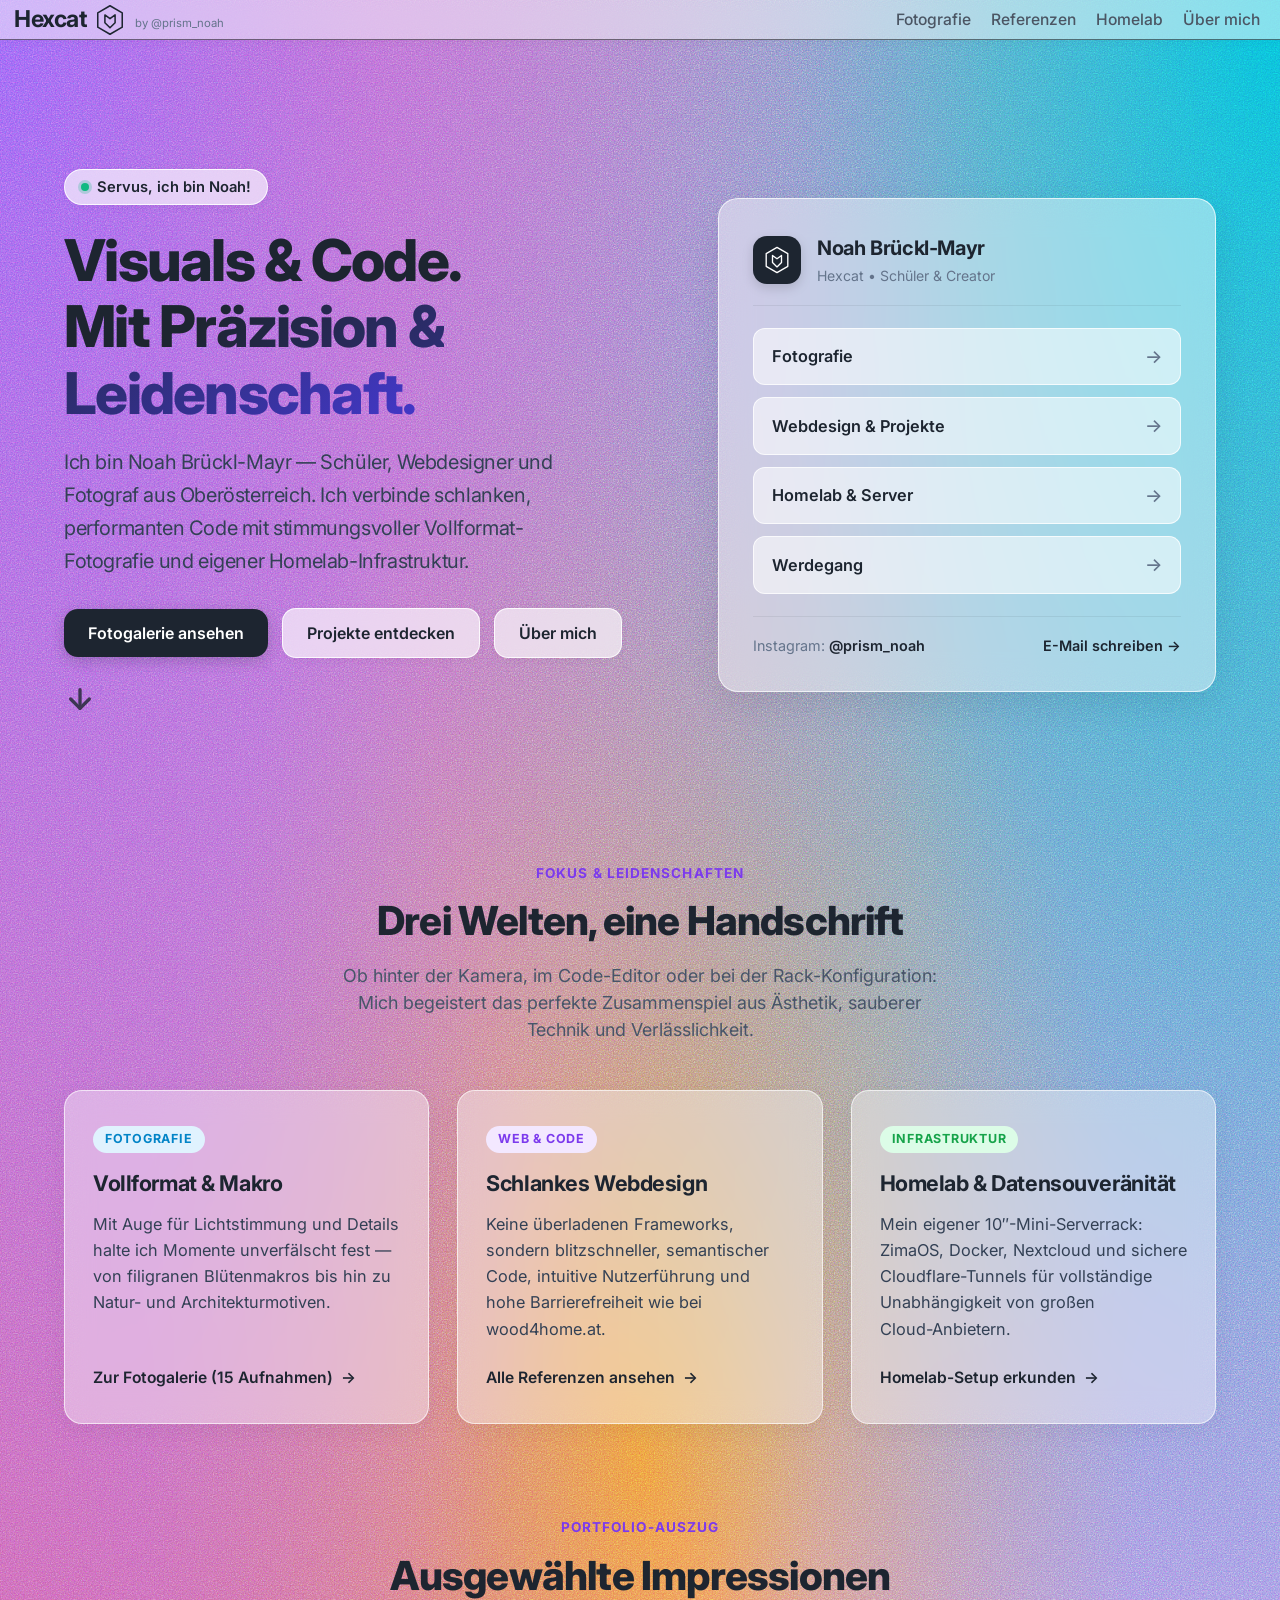
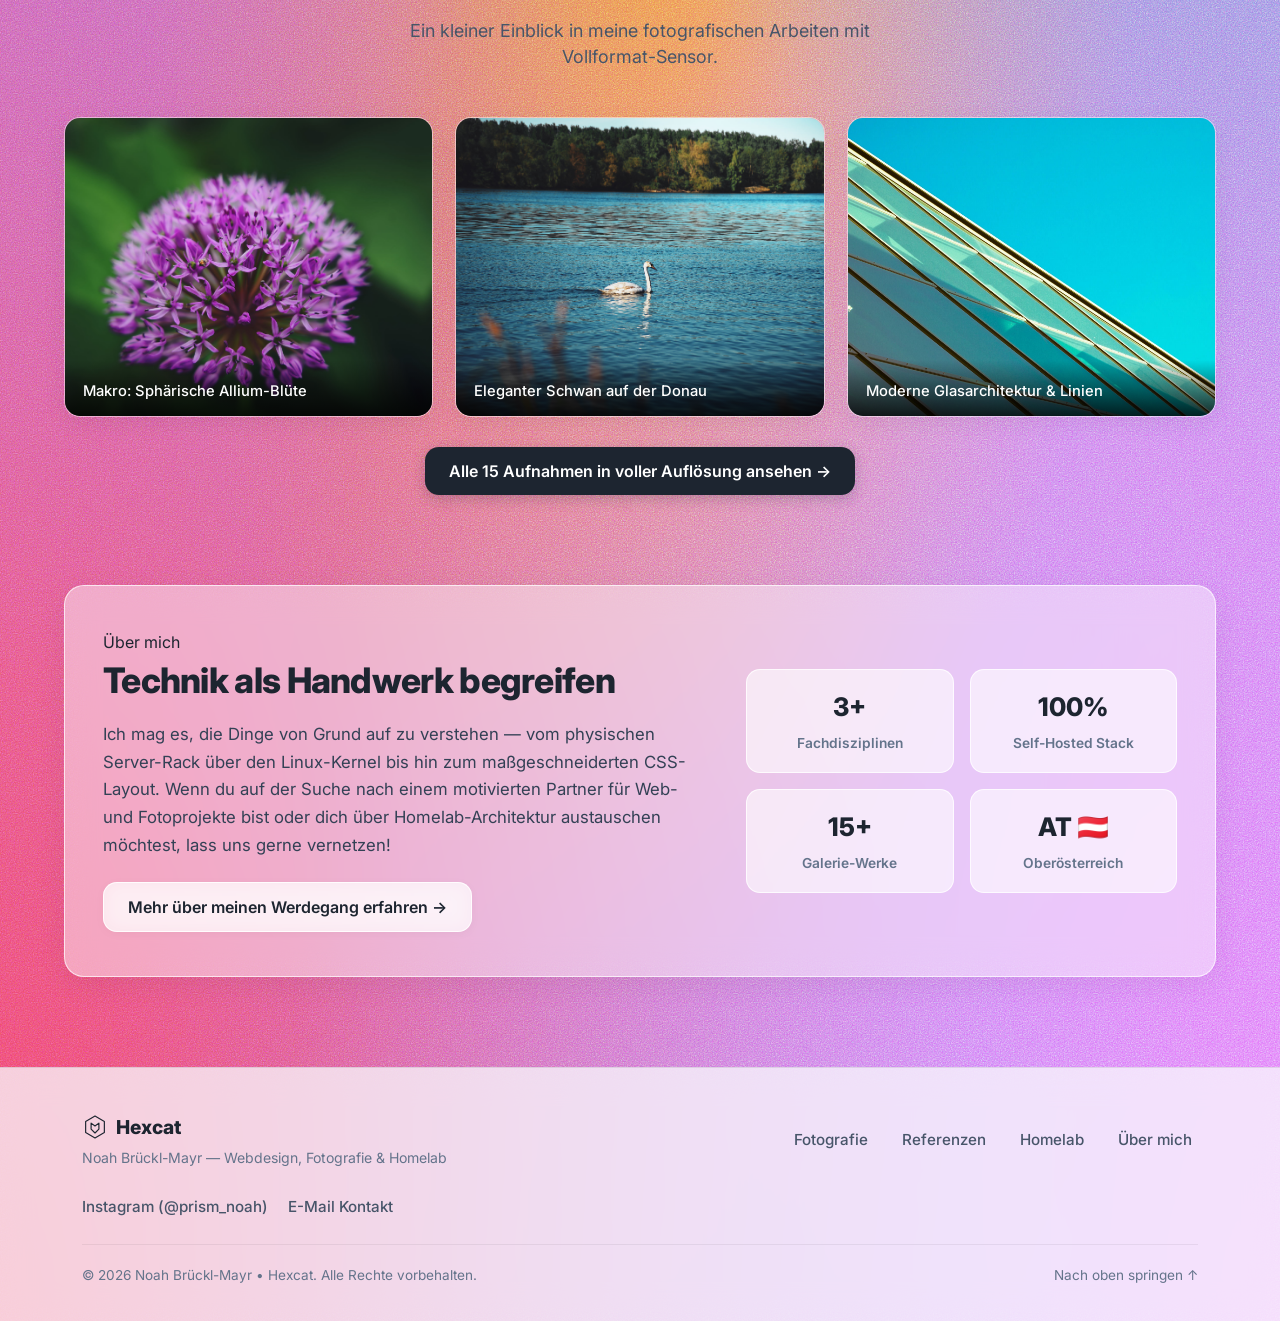
<file: index.html>
<!DOCTYPE html>
<html lang="de">
<head>
    <meta charset="UTF-8">
    <meta name="viewport" content="width=device-width, initial-scale=1.0">
    <meta name="description" content="Noah Brückl-Mayr — Schüler, Webdesigner und Fotograf aus Österreich. Schlanke Webentwicklung, Vollformat-Fotografie und Homelab-Infrastruktur.">
    <meta name="theme-color" content="#f8fafc">
    <meta property="og:title" content="Noah Brückl-Mayr — Webdesign, Fotografie & Homelab | Hexcat">
    <meta property="og:description" content="Schüler, Webdesigner und Fotograf aus Österreich. Schlanke Webentwicklung, Vollformat-Fotografie und Homelab-Infrastruktur.">
    <meta property="og:type" content="website">
    <meta property="og:locale" content="de_AT">
    <link rel="icon" type="image/svg+xml" href="img/icons/cat-isolated.svg">
    <link rel="stylesheet" href="style/style.css">
    <title>Noah Brückl-Mayr — Webdesign, Fotografie & Homelab | Hexcat</title>
    <script src="js/script.js" defer></script>
</head>
<body>
    <a href="#main-content" class="skip-link">Zum Hauptinhalt springen</a>
    <header>
        <div class="header-left">
            <a href="./" id="logo" aria-label="Hexcat Startseite">
                <h1>Hexcat</h1>
                <svg viewBox="0 0 100 100" xmlns="http://www.w3.org/2000/svg" aria-hidden="true" focusable="false">
                    <polygon points="50,8 86,29 86,71 50,92 14,71 14,29"
                             fill="none"
                             stroke="#1D2530"
                             stroke-width="4.5"
                             stroke-linejoin="round" />
                    <path d="M 35,35
                             L 50,46
                             L 65,35
                             L 65,58
                             L 50,73
                             L 35,58
                             Z"
                          fill="none"
                          stroke="#1D2530"
                          stroke-width="4.5"
                          stroke-linecap="round"
                          stroke-linejoin="round" />
                </svg>
            </a>
            <a href="https://www.instagram.com/prism_noah/" class="by-tag" target="_blank" rel="noopener noreferrer"><sub>by @prism_noah</sub></a>
        </div>
        <input type="checkbox" id="menu-toggle" class="menu-toggle" aria-label="Navigationsmenü umschalten">
        <label for="menu-toggle" class="menu-icon" aria-hidden="true">
            <span></span>
            <span></span>
            <span></span>
        </label>
        <nav aria-label="Hauptnavigation">
            <a href="pages/photos/">Fotografie</a>
            <a href="pages/references/">Referenzen</a>
            <a href="pages/homelab/">Homelab</a>
            <a href="pages/about/">Über mich</a>
        </nav>
    </header>

    <main id="main-content" class="main-content" tabindex="-1">
        <!-- HERO SECTION -->
        <section id="hero" aria-labelledby="hero-title">
            <div id="hero-content">
                <div class="hero-left">
                    <div class="hero-badge">
                        <span class="status-dot" aria-hidden="true"></span>
                        <span>Servus, ich bin Noah!</span>
                    </div>
                    <h1 id="hero-title">Visuals & Code.<br><span class="gradient-text">Mit Präzision & Leidenschaft.</span></h1>
                    <h2>Ich bin Noah Brückl-Mayr — Schüler, Webdesigner und Fotograf aus Oberösterreich. Ich verbinde schlanken, performanten Code mit stimmungsvoller Vollformat-Fotografie und eigener Homelab-Infrastruktur.</h2>
                    <div class="hero-actions">
                        <a href="pages/photos/" class="btn btn-primary">Fotogalerie ansehen</a>
                        <a href="pages/references/" class="btn btn-secondary">Projekte entdecken</a>
                        <a href="pages/about/" class="btn btn-secondary">Über mich</a>
                    </div>
                    <div>
                        <a href="#schwerpunkte" class="hero-arrow" aria-label="Zu den Schwerpunkten scrollen">
                            <svg viewBox="0 0 24 24" fill="none" stroke="currentColor" stroke-width="2.5" stroke-linecap="round" stroke-linejoin="round" focusable="false" aria-hidden="true">
                                <line x1="12" y1="5" x2="12" y2="19"></line>
                                <polyline points="19 12 12 19 5 12"></polyline>
                            </svg>
                        </a>
                    </div>
                </div>

                <div class="hero-right">
                    <div class="profile-card-header">
                        <div class="profile-avatar-svg" aria-hidden="true">
                            <svg viewBox="0 0 100 100" fill="none" stroke="#ffffff" stroke-width="4.5" stroke-linejoin="round">
                                <polygon points="50,8 86,29 86,71 50,92 14,71 14,29" />
                                <path d="M 35,35 L 50,46 L 65,35 L 65,58 L 50,73 L 35,58 Z" stroke-linecap="round" />
                            </svg>
                        </div>
                        <div>
                            <h3>Noah Brückl-Mayr</h3>
                            <p>Hexcat • Schüler & Creator</p>
                        </div>
                    </div>
                    <ul class="service-links">
                        <li>
                            <a href="pages/photos/">
                                <span class="link-title">Fotografie</span>
                                <span class="link-arrow" aria-hidden="true">→</span>
                            </a>
                        </li>
                        <li>
                            <a href="pages/references/">
                                <span class="link-title">Webdesign & Projekte</span>
                                <span class="link-arrow" aria-hidden="true">→</span>
                            </a>
                        </li>
                        <li>
                            <a href="pages/homelab/">
                                <span class="link-title">Homelab & Server</span>
                                <span class="link-arrow" aria-hidden="true">→</span>
                            </a>
                        </li>
                        <li>
                            <a href="pages/about/">
                                <span class="link-title">Werdegang</span>
                                <span class="link-arrow" aria-hidden="true">→</span>
                            </a>
                        </li>
                    </ul>
                    <div class="hero-contact-strip">
                        <span>Instagram: <a href="https://www.instagram.com/prism_noah/" target="_blank" rel="noopener noreferrer">@prism_noah</a></span>
                        <a href="mailto:noah.c.bruecklmayr@gmail.com">E-Mail schreiben →</a>
                    </div>
                </div>
            </div>
        </section>

        <!-- FOKUSBEREICHE -->
        <section id="schwerpunkte" class="home-section" aria-labelledby="schwerpunkte-title">
            <div class="section-header">
                <span class="section-tag">Fokus & Leidenschaften</span>
                <h2 id="schwerpunkte-title">Drei Welten, eine Handschrift</h2>
                <p>Ob hinter der Kamera, im Code-Editor oder bei der Rack-Konfiguration: Mich begeistert das perfekte Zusammenspiel aus Ästhetik, sauberer Technik und Verlässlichkeit.</p>
            </div>
            <div class="focus-grid">
                <article class="focus-card">
                    <div class="focus-card-body">
                        <span class="focus-card-badge photo">Fotografie</span>
                        <h3>Vollformat & Makro</h3>
                        <p>Mit Auge für Lichtstimmung und Details halte ich Momente unverfälscht fest — von filigranen Blütenmakros bis hin zu Natur- und Architekturmotiven.</p>
                    </div>
                    <a href="pages/photos/" class="focus-card-link">Zur Fotogalerie (15 Aufnahmen) <span aria-hidden="true">→</span></a>
                </article>

                <article class="focus-card">
                    <div class="focus-card-body">
                        <span class="focus-card-badge web">Web & Code</span>
                        <h3>Schlankes Webdesign</h3>
                        <p>Keine überladenen Frameworks, sondern blitzschneller, semantischer Code, intuitive Nutzerführung und hohe Barrierefreiheit wie bei wood4home.at.</p>
                    </div>
                    <a href="pages/references/" class="focus-card-link">Alle Referenzen ansehen <span aria-hidden="true">→</span></a>
                </article>

                <article class="focus-card">
                    <div class="focus-card-body">
                        <span class="focus-card-badge infra">Infrastruktur</span>
                        <h3>Homelab & Datensouveränität</h3>
                        <p>Mein eigener 10″-Mini-Serverrack: ZimaOS, Docker, Nextcloud und sichere Cloudflare-Tunnels für vollständige Unabhängigkeit von großen Cloud-Anbietern.</p>
                    </div>
                    <a href="pages/homelab/" class="focus-card-link">Homelab-Setup erkunden <span aria-hidden="true">→</span></a>
                </article>
            </div>
        </section>

        <!-- GALERIE VORSCHAU -->
        <section class="home-section" aria-labelledby="gallery-preview-title">
            <div class="section-header">
                <span class="section-tag">Portfolio-Auszug</span>
                <h2 id="gallery-preview-title">Ausgewählte Impressionen</h2>
                <p>Ein kleiner Einblick in meine fotografischen Arbeiten mit Vollformat-Sensor.</p>
            </div>
            <div class="preview-gallery-grid">
                <div class="preview-photo-card">
                    <img src="img/gallery/DSC03541_web.jpg" alt="Makroaufnahme einer violetten Allium-Blüte" loading="lazy" decoding="async">
                    <div class="preview-photo-caption">Makro: Sphärische Allium-Blüte</div>
                </div>
                <div class="preview-photo-card">
                    <img src="img/gallery/DSC03520_web.jpg" alt="Eleganter weißer Schwan auf klarem blauem Wasser" loading="lazy" decoding="async">
                    <div class="preview-photo-caption">Eleganter Schwan auf der Donau</div>
                </div>
                <div class="preview-photo-card">
                    <img src="img/gallery/64274376_web.jpg" alt="Geometrische Fassade eines modernen Glasgebäudes" loading="lazy" decoding="async">
                    <div class="preview-photo-caption">Moderne Glasarchitektur & Linien</div>
                </div>
            </div>
            <div class="gallery-action-wrapper">
                <a href="pages/photos/" class="btn btn-primary">Alle 15 Aufnahmen in voller Auflösung ansehen →</a>
            </div>
        </section>

        <!-- ABOUT TEASER -->
        <section class="home-section" aria-labelledby="about-teaser-title">
            <div class="home-about-teaser">
                <div class="about-teaser-content">
                    <span class="section-tag">Über mich</span>
                    <h2 id="about-teaser-title">Technik als Handwerk begreifen</h2>
                    <p>Ich mag es, die Dinge von Grund auf zu verstehen — vom physischen Server-Rack über den Linux-Kernel bis hin zum maßgeschneiderten CSS-Layout. Wenn du auf der Suche nach einem motivierten Partner für Web- und Fotoprojekte bist oder dich über Homelab-Architektur austauschen möchtest, lass uns gerne vernetzen!</p>
                    <a href="pages/about/" class="btn btn-secondary">Mehr über meinen Werdegang erfahren →</a>
                </div>
                <div class="about-teaser-stats" aria-label="Wichtige Kennzahlen">
                    <div class="stat-box">
                        <span class="stat-number">3+</span>
                        <span class="stat-label">Fachdisziplinen</span>
                    </div>
                    <div class="stat-box">
                        <span class="stat-number">100%</span>
                        <span class="stat-label">Self-Hosted Stack</span>
                    </div>
                    <div class="stat-box">
                        <span class="stat-number">15+</span>
                        <span class="stat-label">Galerie-Werke</span>
                    </div>
                    <div class="stat-box">
                        <span class="stat-number">AT 🇦🇹</span>
                        <span class="stat-label">Oberösterreich</span>
                    </div>
                </div>
            </div>
        </section>
    </main>

    <footer class="site-footer">
        <div class="site-footer-content">
            <div class="footer-brand">
                <a href="./" class="footer-logo">
                    <svg viewBox="0 0 100 100" xmlns="http://www.w3.org/2000/svg" aria-hidden="true" focusable="false">
                        <polygon points="50,8 86,29 86,71 50,92 14,71 14,29" fill="none" stroke-width="4.5" stroke-linejoin="round" />
                        <path d="M 35,35 L 50,46 L 65,35 L 65,58 L 50,73 L 35,58 Z" fill="none" stroke-width="4.5" stroke-linecap="round" stroke-linejoin="round" />
                    </svg>
                    <span>Hexcat</span>
                </a>
                <p>Noah Brückl-Mayr — Webdesign, Fotografie & Homelab</p>
            </div>
            <nav class="footer-nav" aria-label="Footer-Navigation">
                <a href="pages/photos/">Fotografie</a>
                <a href="pages/references/">Referenzen</a>
                <a href="pages/homelab/">Homelab</a>
                <a href="pages/about/">Über mich</a>
            </nav>
            <div class="footer-links">
                <a href="https://www.instagram.com/prism_noah/" target="_blank" rel="noopener noreferrer">Instagram (@prism_noah)</a>
                <a href="mailto:noah.c.bruecklmayr@gmail.com">E-Mail Kontakt</a>
            </div>
        </div>
        <div class="footer-bottom">
            <span>&copy; 2026 Noah Brückl-Mayr • Hexcat. Alle Rechte vorbehalten.</span>
            <a href="#main-content">Nach oben springen ↑</a>
        </div>
    </footer>
</body>
</html>
</file>
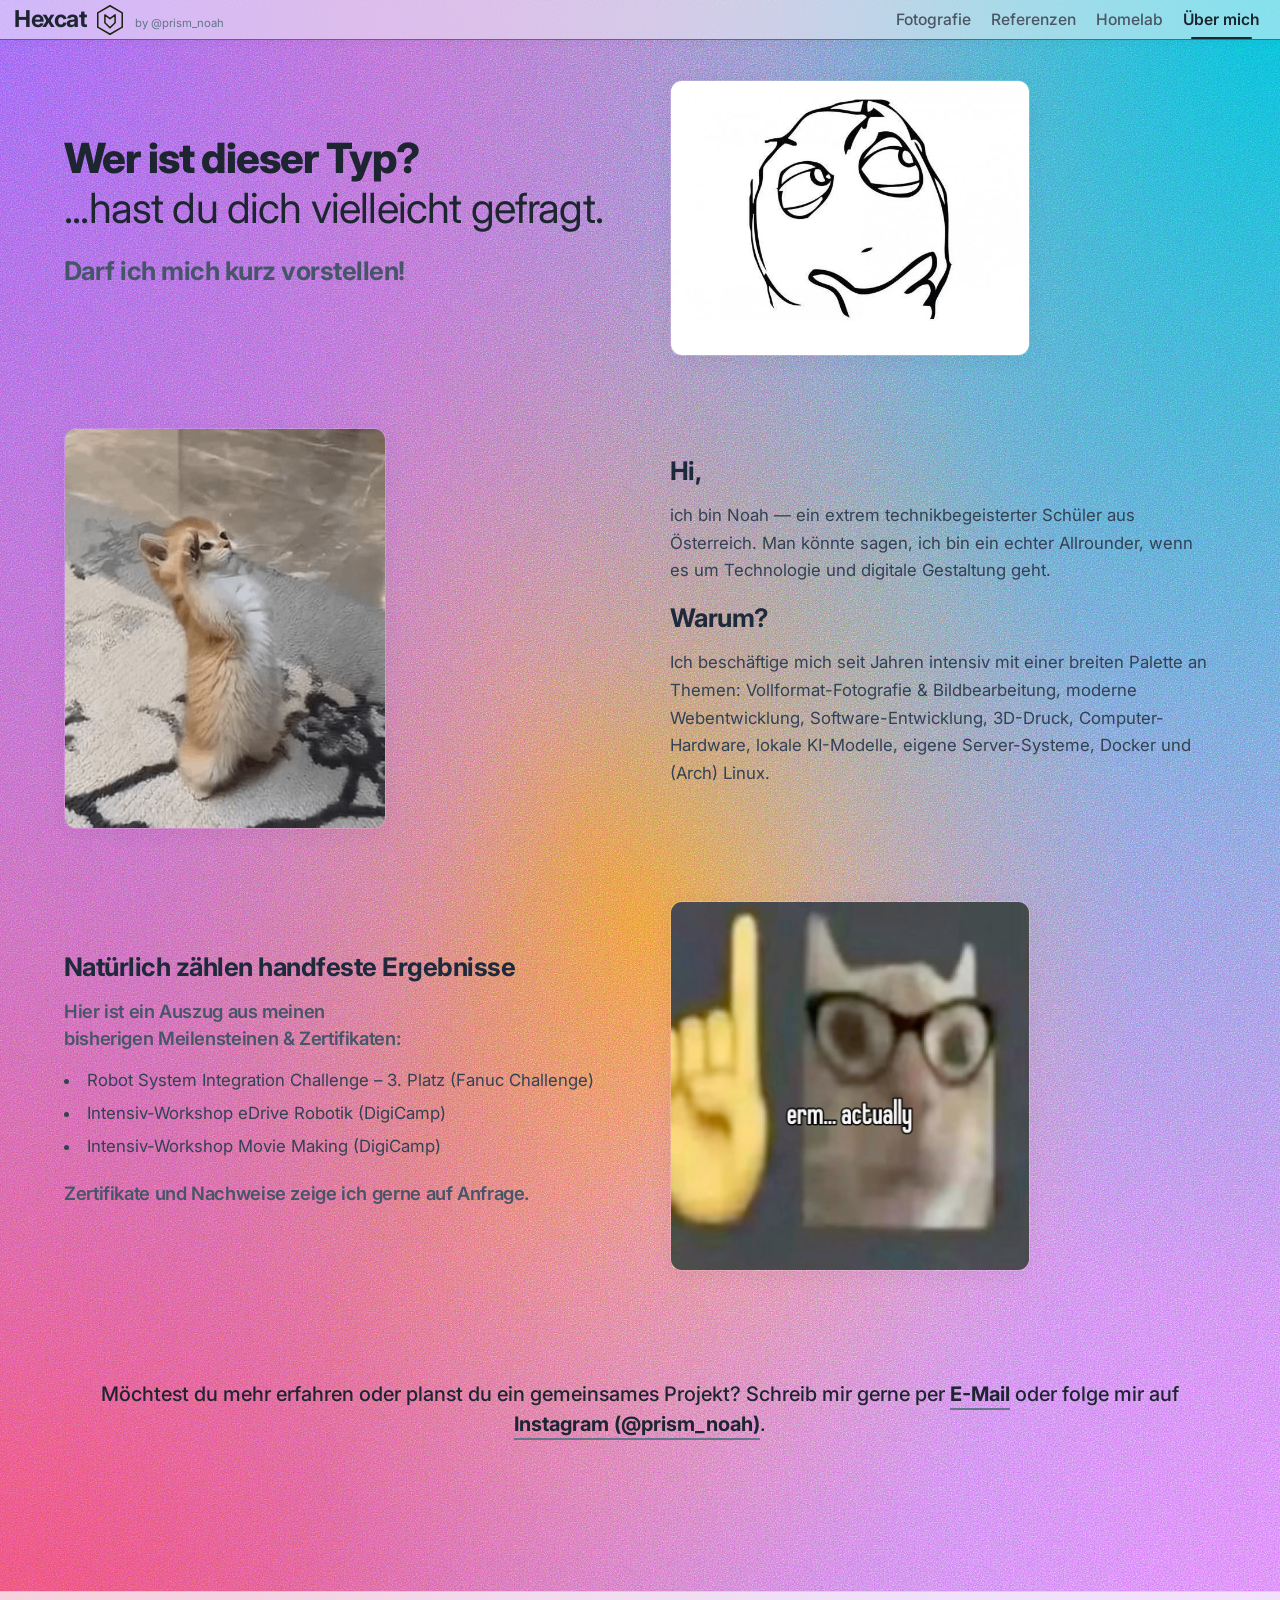
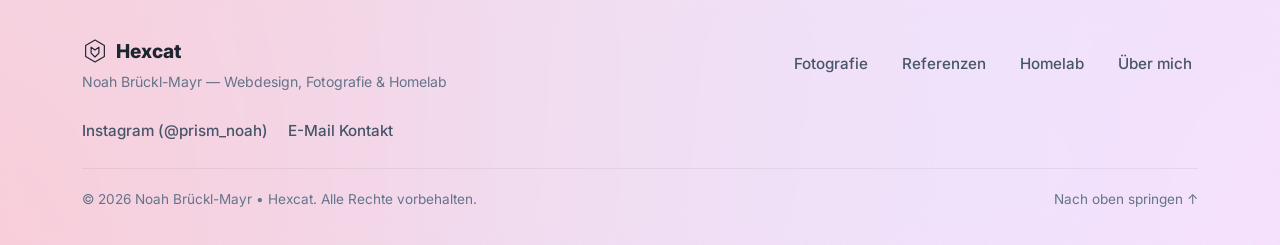
<file: pages/about/index.html>
<!DOCTYPE html>
<html lang="de">
<head>
    <meta charset="UTF-8">
    <meta name="viewport" content="width=device-width, initial-scale=1.0">
    <meta name="description" content="Lerne Noah Brückl-Mayr kennen: Schüler, Webdesigner und Fotograf aus Österreich mit Leidenschaft für Technik, Robotik, Linux und Homelab.">
    <meta name="theme-color" content="#f8fafc">
    <link rel="icon" type="image/svg+xml" href="../../img/icons/cat-isolated.svg">
    <link rel="stylesheet" href="../../style/style.css">
    <title>Über mich — Noah Brückl-Mayr | hexcat.at</title>
</head>
<body>
    <a href="#about" class="skip-link">Zum Hauptinhalt springen</a>
    <header>
        <div class="header-left">
            <a href="../../" id="logo" aria-label="Hexcat Startseite">
                <h1>Hexcat</h1>
                <svg viewBox="0 0 100 100" xmlns="http://www.w3.org/2000/svg" aria-hidden="true" focusable="false">
                    <polygon points="50,8 86,29 86,71 50,92 14,71 14,29"
                             fill="none"
                             stroke="#1D2510"
                             stroke-width="4.5"
                             stroke-linejoin="round" />
                    <path d="M 35,35
                             L 50,46
                             L 65,35
                             L 65,58
                             L 50,73
                             L 35,58
                             Z"
                          fill="none"
                          stroke="#1D2510"
                          stroke-width="4.5"
                          stroke-linecap="round"
                          stroke-linejoin="round" />
                </svg>
            </a>
            <a href="https://www.instagram.com/prism_noah/" class="by-tag" target="_blank" rel="noopener noreferrer"><sub>by @prism_noah</sub></a>
        </div>
        <input type="checkbox" id="menu-toggle" class="menu-toggle" aria-label="Navigationsmenü umschalten">
        <label for="menu-toggle" class="menu-icon" aria-hidden="true">
            <span></span>
            <span></span>
            <span></span>
        </label>
        <nav aria-label="Hauptnavigation">
            <a href="../photos/">Fotografie</a>
            <a href="../references/">Referenzen</a>
            <a href="../homelab/">Homelab</a>
            <a href="./" class="nav-active" aria-current="page">Über mich</a>
        </nav>
    </header>
    <main id="about" tabindex="-1">
        <!-- Row 1 -->
        <div class="about-row">
            <div class="about-row-left">
                <h1>Wer ist dieser Typ?<br><span style="font-weight: 400;">...hast du dich vielleicht gefragt.</span></h1>
                <h2 style="color: #475569;">Darf ich mich kurz vorstellen!</h2>
            </div>
            <div class="about-row-right">
                <img src="../../img/about/huuuh.webp" alt="Verwirrtes Katzen-Meme-Gesicht" loading="lazy" decoding="async">
            </div>
        </div>

        <!-- Row 2 -->
        <div class="about-row">
            <div class="about-row-left">
                <img src="../../img/about/cat-meme-aye-aye-captain.gif" alt="Salütierende Katze Meme" loading="lazy" decoding="async">
            </div>
            <div class="about-row-right">
                <h2>Hi,</h2>
                <p>ich bin Noah — ein extrem technikbegeisterter Schüler aus Österreich. Man könnte sagen, ich bin ein echter Allrounder, wenn es um Technologie und digitale Gestaltung geht.</p>

                <h2>Warum?</h2>
                <p>Ich beschäftige mich seit Jahren intensiv mit einer breiten Palette an Themen: Vollformat-Fotografie & Bildbearbeitung, moderne Webentwicklung, Software-Entwicklung, 3D-Druck, Computer-Hardware, lokale KI-Modelle, eigene Server-Systeme, Docker und (Arch) Linux.</p>
            </div>
        </div>

        <!-- Row 3 -->
        <div class="about-row">
            <div class="about-row-left">
                <h2>Natürlich zählen handfeste Ergebnisse</h2>
                <h3>Hier ist ein Auszug aus meinen bisherigen Meilensteinen & Zertifikaten:</h3>
                <ul>
                    <li>Robot System Integration Challenge – 3. Platz (Fanuc Challenge)</li>
                    <li>Intensiv-Workshop eDrive Robotik (DigiCamp)</li>
                    <li>Intensiv-Workshop Movie Making (DigiCamp)</li>
                </ul>
                <h3>Zertifikate und Nachweise zeige ich gerne auf Anfrage.</h3>
            </div>
            <div class="about-row-right">
                <img src="../../img/about/umActually.jpg" alt="Katzen-Meme mit Brille („Um, actually...“)" loading="lazy" decoding="async">
            </div>
        </div>

        <!-- CTA-Area -->
        <div class="about-cta">
            <p>Möchtest du mehr erfahren oder planst du ein gemeinsames Projekt? Schreib mir gerne per <a href="mailto:noah.c.bruecklmayr@gmail.com">E-Mail</a> oder folge mir auf <a href="https://www.instagram.com/prism_noah/" target="_blank" rel="noopener noreferrer">Instagram (@prism_noah)</a>.</p>
        </div>
    </main>

    <footer class="site-footer">
        <div class="site-footer-content">
            <div class="footer-brand">
                <a href="../../" class="footer-logo">
                    <svg viewBox="0 0 100 100" xmlns="http://www.w3.org/2000/svg" aria-hidden="true" focusable="false">
                        <polygon points="50,8 86,29 86,71 50,92 14,71 14,29" fill="none" stroke-width="4.5" stroke-linejoin="round" />
                        <path d="M 35,35 L 50,46 L 65,35 L 65,58 L 50,73 L 35,58 Z" fill="none" stroke-width="4.5" stroke-linecap="round" stroke-linejoin="round" />
                    </svg>
                    <span>Hexcat</span>
                </a>
                <p>Noah Brückl-Mayr — Webdesign, Fotografie & Homelab</p>
            </div>
            <nav class="footer-nav" aria-label="Footer-Navigation">
                <a href="../photos/">Fotografie</a>
                <a href="../references/">Referenzen</a>
                <a href="../homelab/">Homelab</a>
                <a href="./">Über mich</a>
            </nav>
            <div class="footer-links">
                <a href="https://www.instagram.com/prism_noah/" target="_blank" rel="noopener noreferrer">Instagram (@prism_noah)</a>
                <a href="mailto:noah.c.bruecklmayr@gmail.com">E-Mail Kontakt</a>
            </div>
        </div>
        <div class="footer-bottom">
            <span>&copy; 2026 Noah Brückl-Mayr • Hexcat. Alle Rechte vorbehalten.</span>
            <a href="#about">Nach oben springen ↑</a>
        </div>
    </footer>
    <script src="../../js/script.js" defer></script>
</body>
</html>
</file>
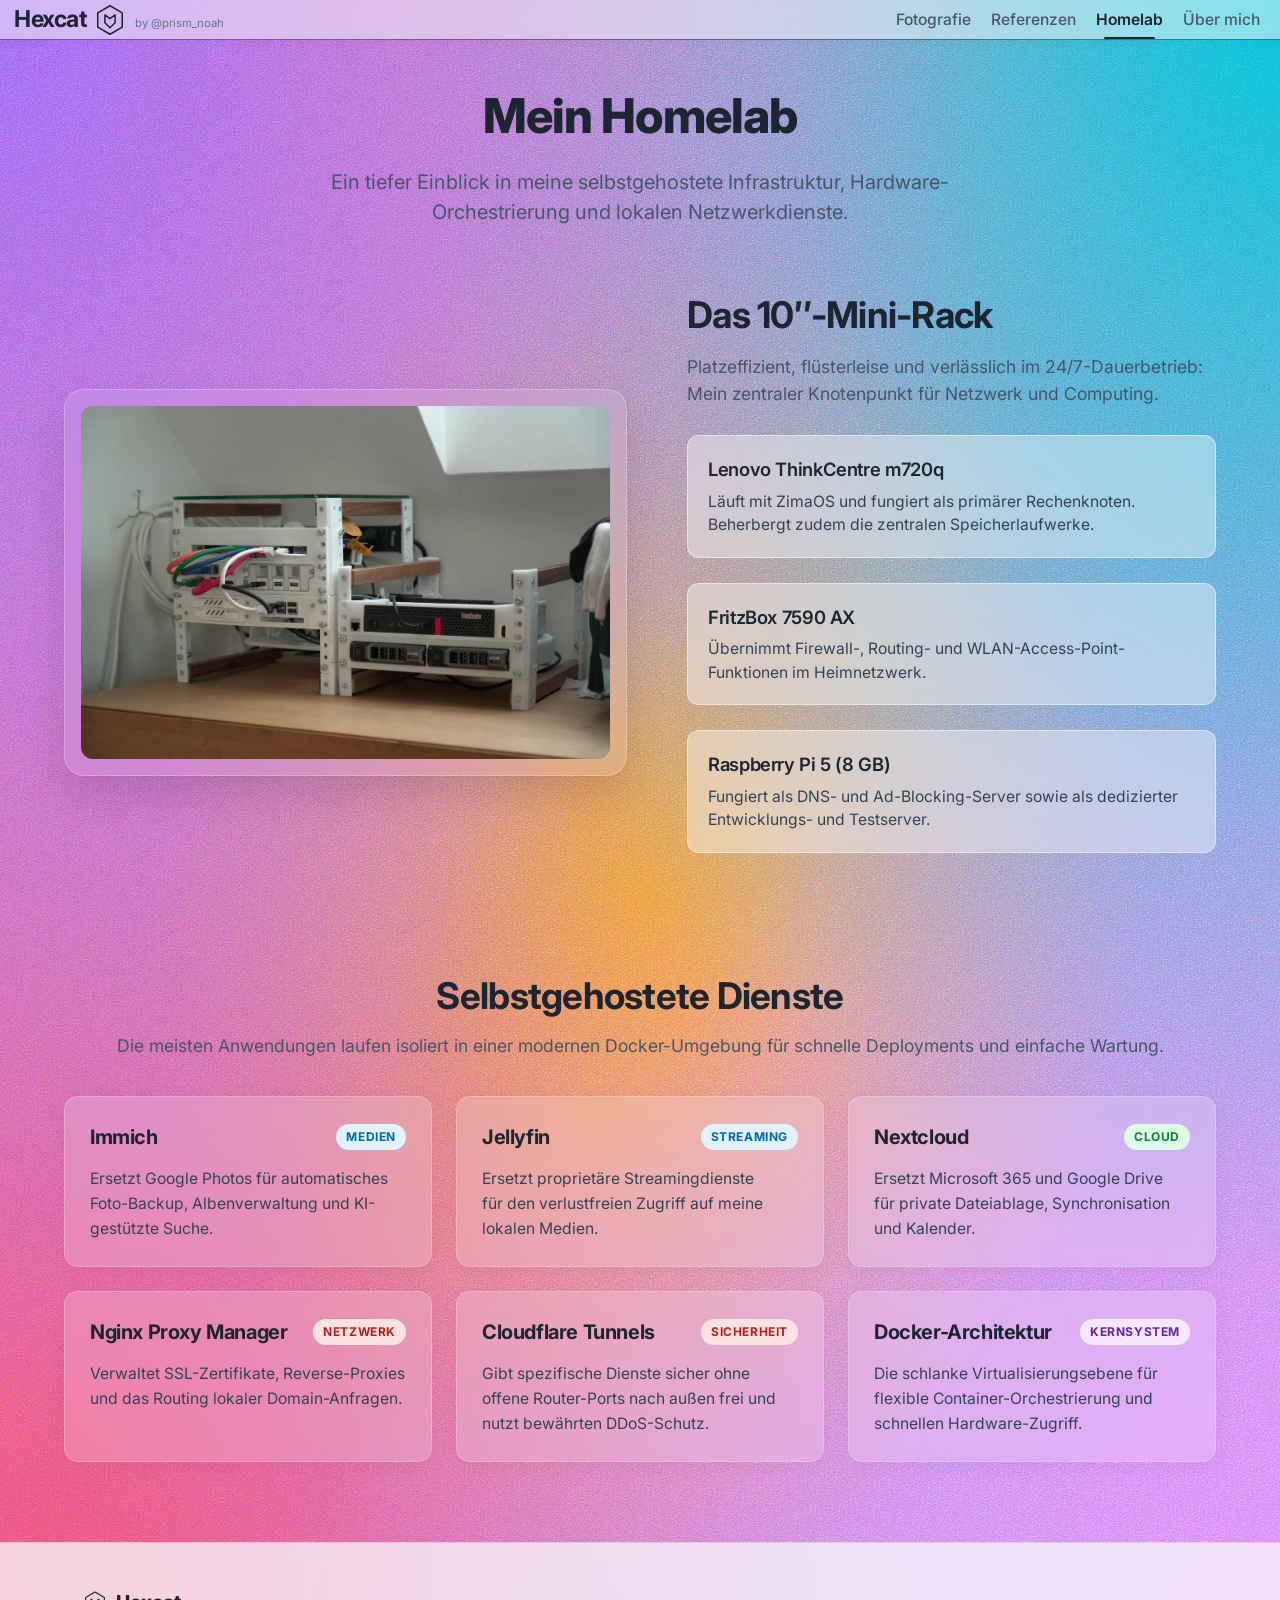
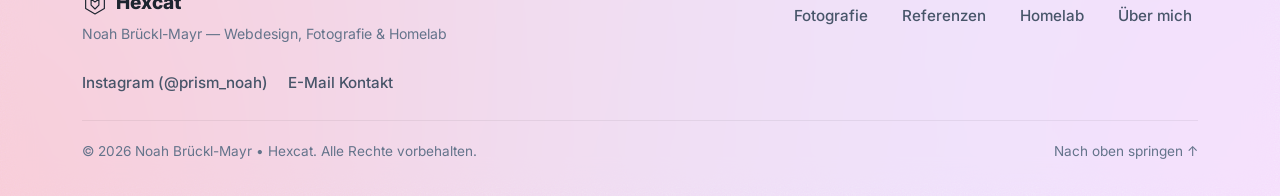
<file: pages/homelab/index.html>
<!DOCTYPE html>
<html lang="de">
<head>
    <meta charset="UTF-8">
    <meta name="viewport" content="width=device-width, initial-scale=1.0">
    <meta name="description" content="Einblicke in mein 10-Zoll-Mini-Server-Rack: ZimaOS, Docker, Nextcloud, Jellyfin und Cloudflare für echte Datensouveränität und Privatsphäre.">
    <meta name="theme-color" content="#f8fafc">
    <link rel="icon" type="image/svg+xml" href="../../img/icons/cat-isolated.svg">
    <link rel="stylesheet" href="../../style/style.css">
    <title>Mein Homelab — Noah Brückl-Mayr | hexcat.at</title>
</head>
<body>
    <a href="#homelab" class="skip-link">Zum Hauptinhalt springen</a>
    <header>
        <div class="header-left">
            <a href="../../" id="logo" aria-label="Hexcat Startseite">
                <h1>Hexcat</h1>
                <svg viewBox="0 0 100 100" xmlns="http://www.w3.org/2000/svg" aria-hidden="true" focusable="false">
                    <polygon points="50,8 86,29 86,71 50,92 14,71 14,29"
                             fill="none"
                             stroke="#1D2530"
                             stroke-width="4.5"
                             stroke-linejoin="round" />
                    <path d="M 35,35
                             L 50,46
                             L 65,35
                             L 65,58
                             L 50,73
                             L 35,58
                             Z"
                          fill="none"
                          stroke="#1D2530"
                          stroke-width="4.5"
                          stroke-linecap="round"
                          stroke-linejoin="round" />
                </svg>
            </a>
            <a href="https://www.instagram.com/prism_noah/" class="by-tag" target="_blank" rel="noopener noreferrer"><sub>by @prism_noah</sub></a>
        </div>
        <input type="checkbox" id="menu-toggle" class="menu-toggle" aria-label="Navigationsmenü umschalten">
        <label for="menu-toggle" class="menu-icon" aria-hidden="true">
            <span></span>
            <span></span>
            <span></span>
        </label>
        <nav aria-label="Hauptnavigation">
            <a href="../photos/">Fotografie</a>
            <a href="../references/">Referenzen</a>
            <a href="./" class="nav-active" aria-current="page">Homelab</a>
            <a href="../about/">Über mich</a>
        </nav>
    </header>
    <main id="homelab" tabindex="-1">
        <div class="homelab-intro">
            <h1>Mein Homelab</h1>
            <p>Ein tiefer Einblick in meine selbstgehostete Infrastruktur, Hardware-Orchestrierung und lokalen Netzwerkdienste.</p>
        </div>
        <section class="hardware-section" aria-labelledby="hardware-title">
            <div class="hardware-visual">
                <div class="rack-photo">
                    <img src="../../img/homelab/Rack.webp" alt="10-Zoll kompaktes Mini-Server-Rack mit Patchkabeln und Lenovo ThinkCentre" loading="lazy" decoding="async">
                </div>
            </div>
            <div class="hardware-specs">
                <h2 id="hardware-title">Das 10″-Mini-Rack</h2>
                <p>Platzeffizient, flüsterleise und verlässlich im 24/7-Dauerbetrieb: Mein zentraler Knotenpunkt für Netzwerk und Computing.</p>
                <div class="spec-item">
                    <div>
                        <h3>Lenovo ThinkCentre m720q</h3>
                        <p>Läuft mit ZimaOS und fungiert als primärer Rechenknoten. Beherbergt zudem die zentralen Speicherlaufwerke.</p>
                    </div>
                </div>
                <div class="spec-item">
                    <div>
                        <h3>FritzBox 7590 AX</h3>
                        <p>Übernimmt Firewall-, Routing- und WLAN-Access-Point-Funktionen im Heimnetzwerk.</p>
                    </div>
                </div>
                <div class="spec-item">
                    <div>
                        <h3>Raspberry Pi 5 (8 GB)</h3>
                        <p>Fungiert als DNS- und Ad-Blocking-Server sowie als dedizierter Entwicklungs- und Testserver.</p>
                    </div>
                </div>
            </div>
        </section>
        <section class="software-section" aria-labelledby="software-title">
            <h2 id="software-title">Selbstgehostete Dienste</h2>
            <p class="section-desc">Die meisten Anwendungen laufen isoliert in einer modernen Docker-Umgebung für schnelle Deployments und einfache Wartung.</p>
            <div class="software-grid">
                <div class="software-card">
                    <div class="card-header">
                        <h3>Immich</h3>
                        <span class="badge media">Medien</span>
                    </div>
                    <p>Ersetzt Google Photos für automatisches Foto-Backup, Albenverwaltung und KI-gestützte Suche.</p>
                </div>
                <div class="software-card">
                    <div class="card-header">
                        <h3>Jellyfin</h3>
                        <span class="badge media">Streaming</span>
                    </div>
                    <p>Ersetzt proprietäre Streamingdienste für den verlustfreien Zugriff auf meine lokalen Medien.</p>
                </div>
                <div class="software-card">
                    <div class="card-header">
                        <h3>Nextcloud</h3>
                        <span class="badge storage">Cloud</span>
                    </div>
                    <p>Ersetzt Microsoft 365 und Google Drive für private Dateiablage, Synchronisation und Kalender.</p>
                </div>
                <div class="software-card">
                    <div class="card-header">
                        <h3>Nginx Proxy Manager</h3>
                        <span class="badge network">Netzwerk</span>
                    </div>
                    <p>Verwaltet SSL-Zertifikate, Reverse-Proxies und das Routing lokaler Domain-Anfragen.</p>
                </div>
                <div class="software-card">
                    <div class="card-header">
                        <h3>Cloudflare Tunnels</h3>
                        <span class="badge network">Sicherheit</span>
                    </div>
                    <p>Gibt spezifische Dienste sicher ohne offene Router-Ports nach außen frei und nutzt bewährten DDoS-Schutz.</p>
                </div>
                <div class="software-card">
                    <div class="card-header">
                        <h3>Docker-Architektur</h3>
                        <span class="badge core">Kernsystem</span>
                    </div>
                    <p>Die schlanke Virtualisierungsebene für flexible Container-Orchestrierung und schnellen Hardware-Zugriff.</p>
                </div>
            </div>
        </section>
    </main>

    <footer class="site-footer">
        <div class="site-footer-content">
            <div class="footer-brand">
                <a href="../../" class="footer-logo">
                    <svg viewBox="0 0 100 100" xmlns="http://www.w3.org/2000/svg" aria-hidden="true" focusable="false">
                        <polygon points="50,8 86,29 86,71 50,92 14,71 14,29" fill="none" stroke-width="4.5" stroke-linejoin="round" />
                        <path d="M 35,35 L 50,46 L 65,35 L 65,58 L 50,73 L 35,58 Z" fill="none" stroke-width="4.5" stroke-linecap="round" stroke-linejoin="round" />
                    </svg>
                    <span>Hexcat</span>
                </a>
                <p>Noah Brückl-Mayr — Webdesign, Fotografie & Homelab</p>
            </div>
            <nav class="footer-nav" aria-label="Footer-Navigation">
                <a href="../photos/">Fotografie</a>
                <a href="../references/">Referenzen</a>
                <a href="./">Homelab</a>
                <a href="../about/">Über mich</a>
            </nav>
            <div class="footer-links">
                <a href="https://www.instagram.com/prism_noah/" target="_blank" rel="noopener noreferrer">Instagram (@prism_noah)</a>
                <a href="mailto:noah.c.bruecklmayr@gmail.com">E-Mail Kontakt</a>
            </div>
        </div>
        <div class="footer-bottom">
            <span>&copy; 2026 Noah Brückl-Mayr • Hexcat. Alle Rechte vorbehalten.</span>
            <a href="#homelab">Nach oben springen ↑</a>
        </div>
    </footer>
    <script src="../../js/script.js" defer></script>
</body>
</html>
</file>
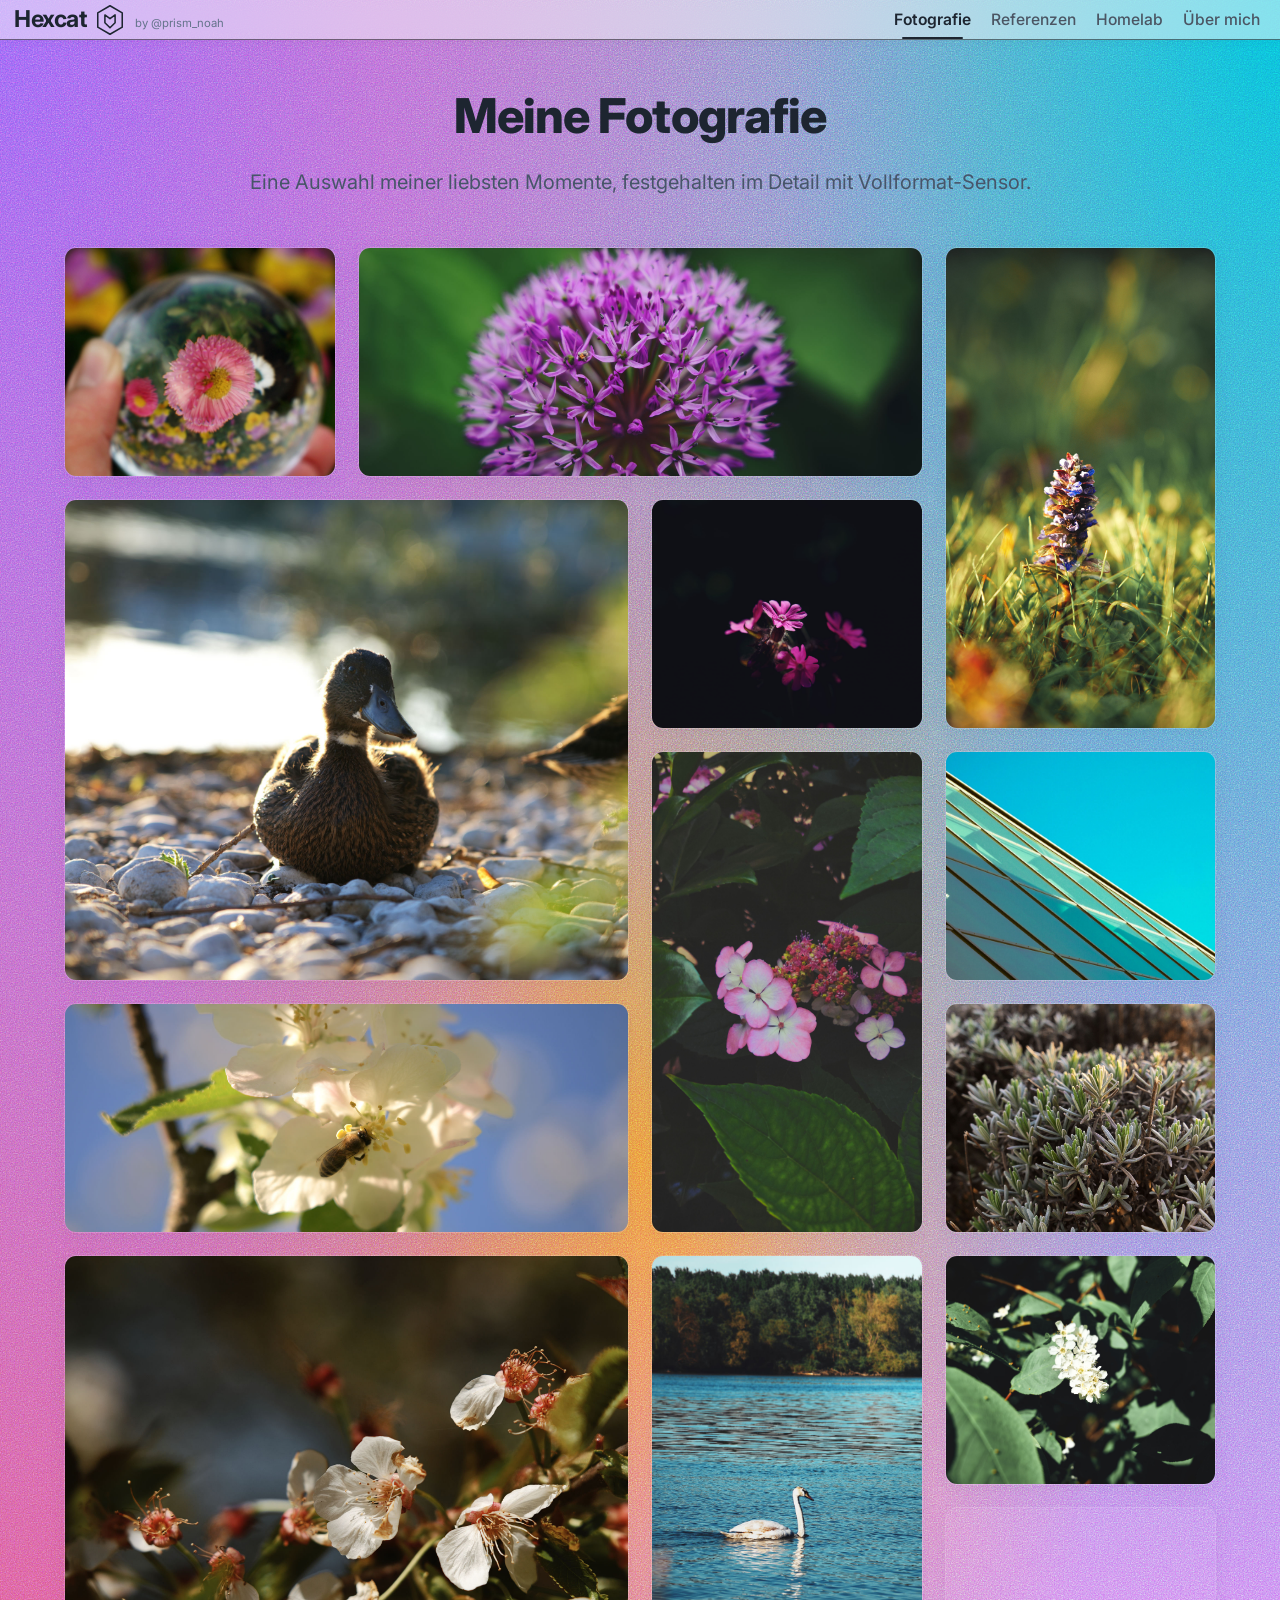
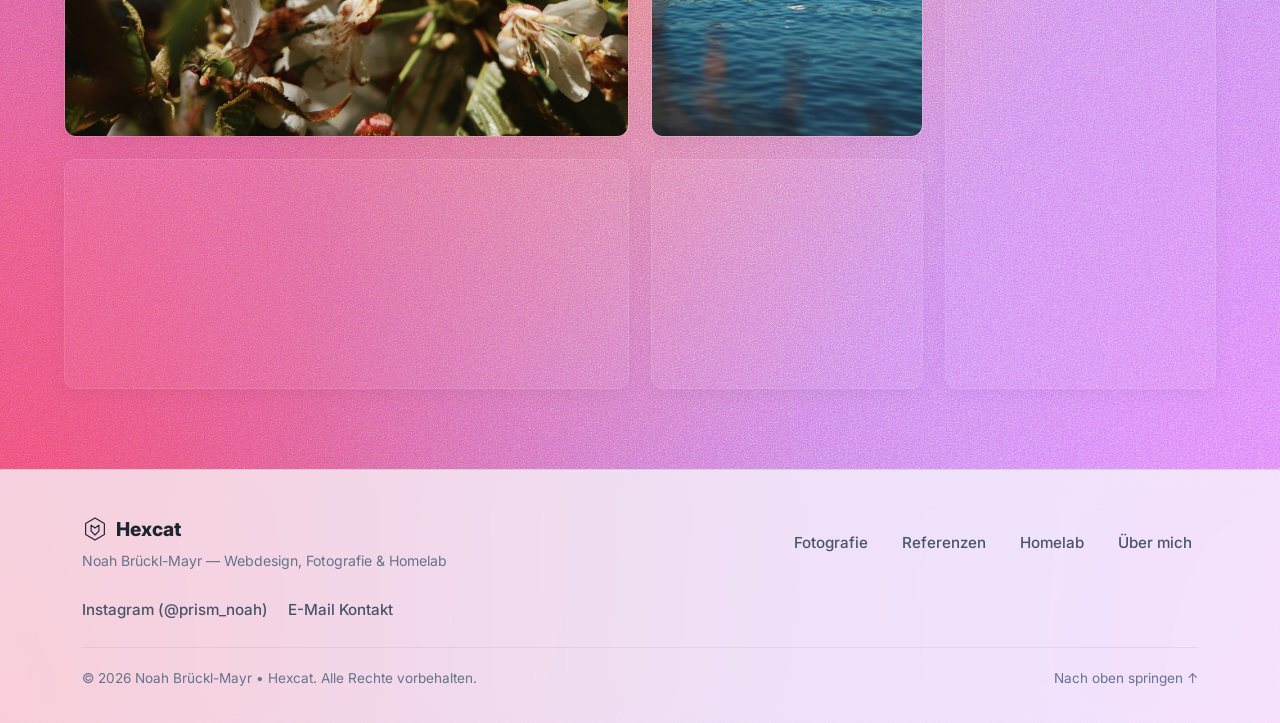
<file: pages/photos/index.html>
<!DOCTYPE html>
<html lang="de">
<head>
    <meta charset="UTF-8">
    <meta name="viewport" content="width=device-width, initial-scale=1.0">
    <meta name="description" content="Vollformat-Fotografie von Noah Brückl-Mayr: Makroaufnahmen, Natur, Vögel, Blüten und moderne Architektur.">
    <meta name="theme-color" content="#f8fafc">
    <link rel="icon" type="image/svg+xml" href="../../img/icons/cat-isolated.svg">
    <link rel="stylesheet" href="../../style/style.css">
    <title>Fotografie — Noah Brückl-Mayr | hexcat.at</title>
</head>
<body>
    <a href="#photos" class="skip-link">Zum Hauptinhalt springen</a>
    <header>
        <div class="header-left">
            <a href="../../" id="logo" aria-label="Hexcat Startseite">
                <h1>Hexcat</h1>
                <svg viewBox="0 0 100 100" xmlns="http://www.w3.org/2000/svg" aria-hidden="true" focusable="false">
                    <polygon points="50,8 86,29 86,71 50,92 14,71 14,29"
                             fill="none"
                             stroke="#1D2530"
                             stroke-width="4.5"
                             stroke-linejoin="round" />
                    <path d="M 35,35
                             L 50,46
                             L 65,35
                             L 65,58
                             L 50,73
                             L 35,58
                             Z"
                          fill="none"
                          stroke="#1D2530"
                          stroke-width="4.5"
                          stroke-linecap="round"
                          stroke-linejoin="round" />
                </svg>
            </a>
            <a href="https://www.instagram.com/prism_noah/" class="by-tag" target="_blank" rel="noopener noreferrer"><sub>by @prism_noah</sub></a>
        </div>
        <input type="checkbox" id="menu-toggle" class="menu-toggle" aria-label="Navigationsmenü umschalten">
        <label for="menu-toggle" class="menu-icon" aria-hidden="true">
            <span></span>
            <span></span>
            <span></span>
        </label>
        <nav aria-label="Hauptnavigation">
            <a href="./" class="nav-active" aria-current="page">Fotografie</a>
            <a href="../references/">Referenzen</a>
            <a href="../homelab/">Homelab</a>
            <a href="../about/">Über mich</a>
        </nav>
    </header>
    <main id="photos" tabindex="-1">
        <div class="photo-intro">
            <h1>Meine Fotografie</h1>
            <p>Eine Auswahl meiner liebsten Momente, festgehalten im Detail mit Vollformat-Sensor.</p>
        </div>
        <div class="photo-grid">
            <div class="photo-item">
                <img src="../../img/gallery/655830919_web.jpg" alt="Glaskugel mit Spiegelung einer blühenden rosa Blume" decoding="async">
            </div>

            <div class="photo-item wide">
                <img src="../../img/gallery/DSC03541_web.jpg" alt="Makroaufnahme einer sphärischen violetten Allium-Blüte" decoding="async">
            </div>

            <div class="photo-item tall">
                <img src="../../img/gallery/DSC03346_web.jpg" alt="Einzeldarstellung eines blühenden Günsel-Wildblumenstängels im warmen Abendlicht" decoding="async">
            </div>

            <div class="photo-item big">
                <img src="../../img/gallery/DSC03756_web.jpg" alt="Stockente ruht friedlich an einem steinigen Flussufer" decoding="async">
            </div>

            <div class="photo-item">
                <img src="../../img/gallery/DSC03475_web.jpg" alt="Nahaufnahme zarter rosa Blüten vor stimmungsvollem dunklem Hintergrund" loading="lazy" decoding="async">
            </div>

            <div class="photo-item tall">
                <img src="../../img/gallery/IMG_20250309_175554_web.jpg" alt="Geometrische Linien und Fassadenwinkel eines modernen Glas-Hochhauses vor blauem Himmel" loading="lazy" decoding="async">
            </div>

            <div class="photo-item wide">
                <img src="../../img/gallery/DSC03416_web.jpg" alt="Honigbiene sammelt emsig Pollen an weißen Apfelblüten" loading="lazy" decoding="async">
            </div>

            <div class="photo-item">
                <img src="../../img/gallery/64274376_web.jpg" alt="Dichte pastellrosa Hortensienblüten mit kräftig grünen Blättern" loading="lazy" decoding="async">
            </div>

            <div class="photo-item big">
                <img src="../../img/gallery/DSC03487_web.jpg" alt="Weiße Kirschblüten mit Biene in zartem Frühlingslicht" loading="lazy" decoding="async">
            </div>

            <div class="photo-item">
                <img src="../../img/gallery/DSC03000_web.jpg" alt="Feine Blatt- und Zweigstrukturen eines dichten Lavendelstrauchs" loading="lazy" decoding="async">
            </div>

            <div class="photo-item tall">
                <img src="../../img/gallery/DSC03520_web.jpg" alt="Eleganter weißer Schwan gleitet sanft über blaues, gekräuseltes Seewasser" loading="lazy" decoding="async">
            </div>

            <div class="photo-item wide">
                <img src="../../img/gallery/DSC02561_web.jpg" alt="Zweig mit feinen weißen Traubenkirschen-Blüten vor saftig grünem Blattwerk" loading="lazy" decoding="async">
            </div>

            <div class="photo-item">
                <img src="../../img/gallery/DSC03494_web.jpg" alt="Zarte weiße Schneeglöckchen sprießen durch das Laub im Frühlingswald" loading="lazy" decoding="async">
            </div>

            <div class="photo-item tall">
                <img src="../../img/gallery/DSC03496_web.jpg" alt="Leuchtend gelb-orange Sonnenhut-Blüte im warmen Sonnenlicht" loading="lazy" decoding="async">
            </div>

            <div class="photo-item">
                <img src="../../img/gallery/DSC03757_web.jpg" alt="Dichter, leuchtend violetter Blütenteppich aus Blaukissen" loading="lazy" decoding="async">
            </div>
        </div>
    </main>

    <footer class="site-footer">
        <div class="site-footer-content">
            <div class="footer-brand">
                <a href="../../" class="footer-logo">
                    <svg viewBox="0 0 100 100" xmlns="http://www.w3.org/2000/svg" aria-hidden="true" focusable="false">
                        <polygon points="50,8 86,29 86,71 50,92 14,71 14,29" fill="none" stroke-width="4.5" stroke-linejoin="round" />
                        <path d="M 35,35 L 50,46 L 65,35 L 65,58 L 50,73 L 35,58 Z" fill="none" stroke-width="4.5" stroke-linecap="round" stroke-linejoin="round" />
                    </svg>
                    <span>Hexcat</span>
                </a>
                <p>Noah Brückl-Mayr — Webdesign, Fotografie & Homelab</p>
            </div>
            <nav class="footer-nav" aria-label="Footer-Navigation">
                <a href="./">Fotografie</a>
                <a href="../references/">Referenzen</a>
                <a href="../homelab/">Homelab</a>
                <a href="../about/">Über mich</a>
            </nav>
            <div class="footer-links">
                <a href="https://www.instagram.com/prism_noah/" target="_blank" rel="noopener noreferrer">Instagram (@prism_noah)</a>
                <a href="mailto:noah.c.bruecklmayr@gmail.com">E-Mail Kontakt</a>
            </div>
        </div>
        <div class="footer-bottom">
            <span>&copy; 2026 Noah Brückl-Mayr • Hexcat. Alle Rechte vorbehalten.</span>
            <a href="#photos">Nach oben springen ↑</a>
        </div>
    </footer>
    <script src="../../js/script.js" defer></script>
</body>
</html>
</file>
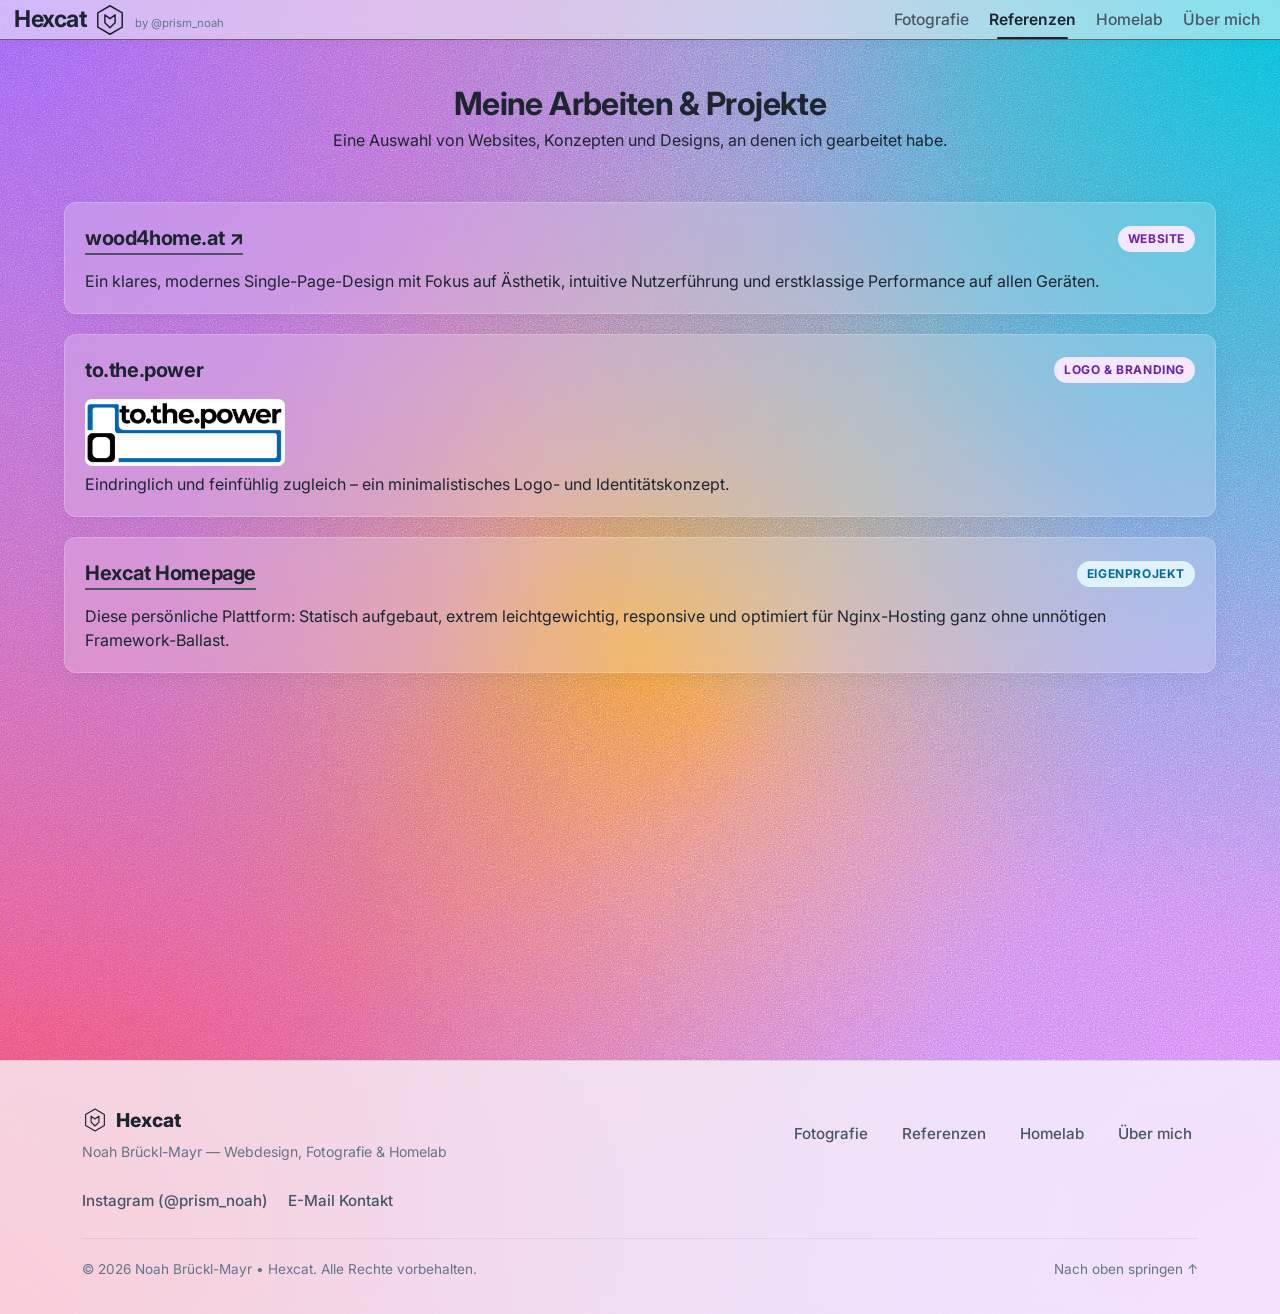
<file: pages/references/index.html>
<!DOCTYPE html>
<html lang="de">
<head>
    <meta charset="UTF-8">
    <meta name="viewport" content="width=device-width, initial-scale=1.0">
    <meta name="description" content="Ausgewählte Web- und Designprojekte von Noah Brückl-Mayr: wood4home.at, Markenidentitäten und maßgeschneiderte Webentwicklung.">
    <meta name="theme-color" content="#f8fafc">
    <link rel="icon" type="image/svg+xml" href="../../img/icons/cat-isolated.svg">
    <link rel="stylesheet" href="../../style/style.css">
    <title>Referenzen & Arbeiten — Noah Brückl-Mayr | hexcat.at</title>
    <script src="../../js/script.js" defer></script>
</head>
<body>
    <a href="#references" class="skip-link">Zum Hauptinhalt springen</a>
    <header>
        <div class="header-left">
            <a href="../../" id="logo" aria-label="Hexcat Startseite">
                <h1>Hexcat</h1>
                <svg viewBox="0 0 100 100" xmlns="http://www.w3.org/2000/svg" aria-hidden="true" focusable="false">
                    <polygon points="50,8 86,29 86,71 50,92 14,71 14,29"
                             fill="none"
                             stroke="#1D2530"
                             stroke-width="4.5"
                             stroke-linejoin="round" />
                    <path d="M 35,35
                             L 50,46
                             L 65,35
                             L 65,58
                             L 50,73
                             L 35,58
                             Z"
                            fill="none"
                            stroke="#1D2530"
                            stroke-width="4.5"
                            stroke-linecap="round"
                            stroke-linejoin="round" />
                </svg>
            </a>
            <a href="https://www.instagram.com/prism_noah/" class="by-tag" target="_blank" rel="noopener noreferrer"><sub>by @prism_noah</sub></a>
        </div>
        <input type="checkbox" id="menu-toggle" class="menu-toggle" aria-label="Navigationsmenü umschalten">
        <label for="menu-toggle" class="menu-icon" aria-hidden="true">
            <span></span>
            <span></span>
            <span></span>
        </label>
        <nav aria-label="Hauptnavigation">
            <a href="../photos/">Fotografie</a>
            <a href="./" class="nav-active" aria-current="page">Referenzen</a>
            <a href="../homelab/">Homelab</a>
            <a href="../about/">Über mich</a>
        </nav>
    </header>
    <main id="references" tabindex="-1">
        <div class="references-intro">
            <h1>Meine Arbeiten & Projekte</h1>
            <p>Eine Auswahl von Websites, Konzepten und Designs, an denen ich gearbeitet habe.</p>
        </div>
        <section class="projects" aria-label="Projektliste">
            <div class="project-card">
                <div class="card-header">
                    <a href="https://wood4home.at" target="_blank" rel="noopener noreferrer"><h3>wood4home.at ↗</h3></a>
                    <span class="badge core">Website</span>
                </div>
                <p>Ein klares, modernes Single-Page-Design mit Fokus auf Ästhetik, intuitive Nutzerführung und erstklassige Performance auf allen Geräten.</p>
            </div>

            <div class="project-card">
                <div class="card-header">
                    <h3>to.the.power</h3>
                    <span class="badge core">Logo & Branding</span>
                </div>
                <img src="../../img/references/zerotothepower.png" alt="to.the.power Logo-Design" loading="lazy" decoding="async" style="max-width: 200px">
                <p>Eindringlich und feinfühlig zugleich – ein minimalistisches Logo- und Identitätskonzept.</p>
            </div>

            <div class="project-card">
                <div class="card-header">
                    <a href="../../"><h3>Hexcat Homepage</h3></a>
                    <span class="badge media">Eigenprojekt</span>
                </div>
                <p>Diese persönliche Plattform: Statisch aufgebaut, extrem leichtgewichtig, responsive und optimiert für Nginx-Hosting ganz ohne unnötigen Framework-Ballast.</p>
            </div>
        </section>
    </main>

    <footer class="site-footer">
        <div class="site-footer-content">
            <div class="footer-brand">
                <a href="../../" class="footer-logo">
                    <svg viewBox="0 0 100 100" xmlns="http://www.w3.org/2000/svg" aria-hidden="true" focusable="false">
                        <polygon points="50,8 86,29 86,71 50,92 14,71 14,29" fill="none" stroke-width="4.5" stroke-linejoin="round" />
                        <path d="M 35,35 L 50,46 L 65,35 L 65,58 L 50,73 L 35,58 Z" fill="none" stroke-width="4.5" stroke-linecap="round" stroke-linejoin="round" />
                    </svg>
                    <span>Hexcat</span>
                </a>
                <p>Noah Brückl-Mayr — Webdesign, Fotografie & Homelab</p>
            </div>
            <nav class="footer-nav" aria-label="Footer-Navigation">
                <a href="../photos/">Fotografie</a>
                <a href="./">Referenzen</a>
                <a href="../homelab/">Homelab</a>
                <a href="../about/">Über mich</a>
            </nav>
            <div class="footer-links">
                <a href="https://www.instagram.com/prism_noah/" target="_blank" rel="noopener noreferrer">Instagram (@prism_noah)</a>
                <a href="mailto:noah.c.bruecklmayr@gmail.com">E-Mail Kontakt</a>
            </div>
        </div>
        <div class="footer-bottom">
            <span>&copy; 2026 Noah Brückl-Mayr • Hexcat. Alle Rechte vorbehalten.</span>
            <a href="#references">Nach oben springen ↑</a>
        </div>
    </footer>
</body>
</html>
</file>
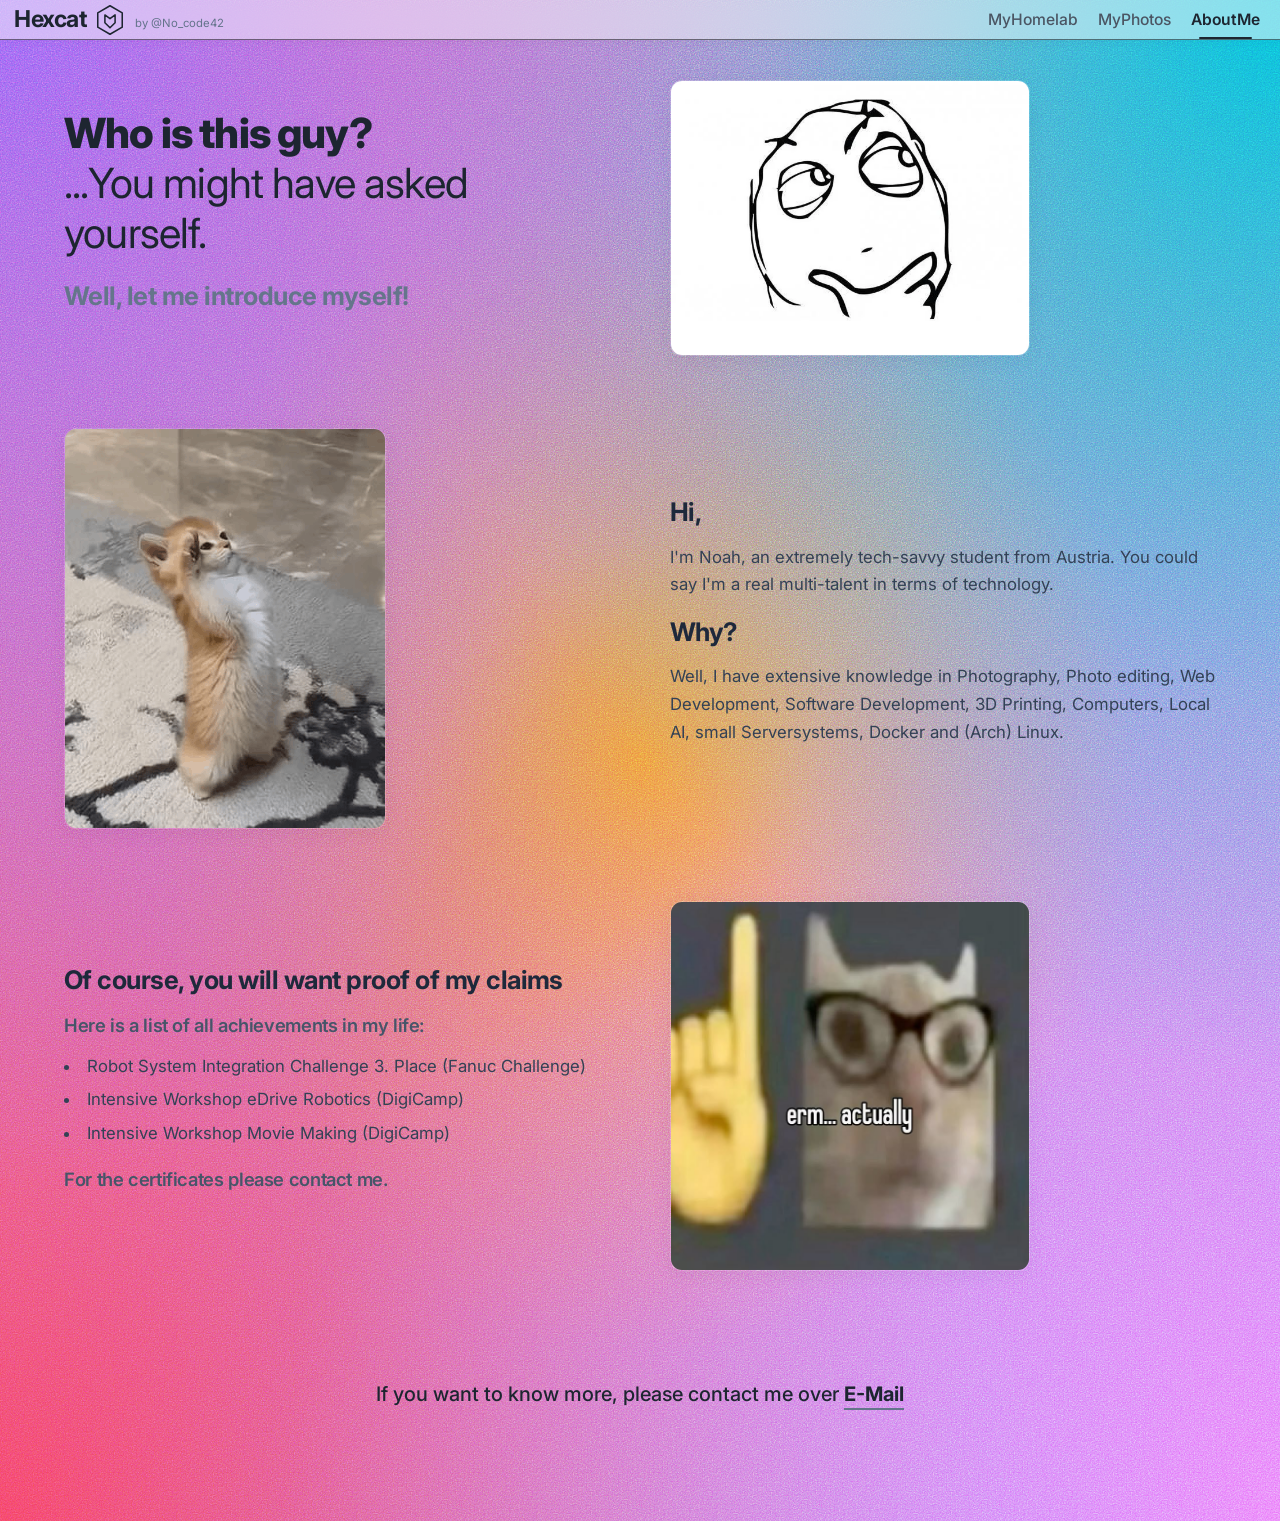
<file: pages/about.html>
<!DOCTYPE html>
<html lang="en">
<head>
    <meta charset="UTF-8">
    <meta name="viewport" content="width=device-width, initial-scale=1.0">
    <link rel="icon" type="image/svg+xml" href="../img/icons/cat-isolated.svg">
    <link rel="stylesheet" href="../style/style.css">
    <title>AboutMe - hexcat.at</title>
</head>
<body>
    <header>
        <div class="header-left">
            <a href="../index.html" id="logo">
                <h1>Hexcat</h1>
                <svg viewBox="0 0 100 100" xmlns="http://www.w3.org/2000/svg">
                    <polygon points="50,8 86,29 86,71 50,92 14,71 14,29"
                             fill="none"
                             stroke="#1D2530"
                             stroke-width="4.5"
                             stroke-linejoin="round" />

                    <path d="M 35,35
                             L 50,46
                             L 65,35
                             L 65,58
                             L 50,73
                             L 35,58
                             Z"
                          fill="none"
                          stroke="#1D2530"
                          stroke-width="4.5"
                          stroke-linecap="round"
                          stroke-linejoin="round" />
                </svg>
            </a>
            <a href="https://www.instagram.com/no_code42/" class="by-tag" target="_blank"><sub>by @No_code42</sub></a>
        </div>
        <nav>
            <a href="homelab.html">MyHomelab</a>
            <a href="photos.html">MyPhotos</a>
            <a href="#top" class="nav-active">AboutMe</a>
        </nav>
    </header>
    <main id="about">
        <!-- Row 1 -->
        <div class="about-row">
            <div class="about-row-left">
                <h1>Who is this guy?<br><span style="font-weight: 400;">...You might have asked yourself.</span></h1>
                <h2 style="color: #65758B;">Well, let me introduce myself!</h2>
            </div>
            <div class="about-row-right">
                <img src="../img/about/huuuh.webp" alt="questioning Face">
            </div>
        </div>

        <!-- Row 2 -->
        <div class="about-row">
            <div class="about-row-left">
                <img src="../img/about/cat-meme-aye-aye-captain.gif" alt="aye aye captain cat">
            </div>
            <div class="about-row-right">
                <h2>Hi,</h2>
                <p>I'm Noah, an extremely tech-savvy student from Austria. You could say I'm a real multi-talent in terms of technology.</p>

                <h2>Why?</h2>
                <p>Well, I have extensive knowledge in Photography, Photo editing, Web Development, Software Development, 3D Printing, Computers, Local AI, small Serversystems, Docker and (Arch) Linux.</p>
            </div>
        </div>

        <!-- Row 3 -->
        <div class="about-row">
            <div class="about-row-left">
                <h2>Of course, you will want proof of my claims</h2>
                <h3>Here is a list of all achievements in my life:</h3>
                <ul>
                    <li>Robot System Integration Challenge 3. Place (Fanuc Challenge)</li>
                    <li>Intensive Workshop eDrive Robotics (DigiCamp)</li>
                    <li>Intensive Workshop Movie Making (DigiCamp)</li>
                </ul>
                <h3>For the certificates please contact me.</h3>
            </div>
            <div class="about-row-right">
                <img src="../img/about/umActually.jpg" alt="um actually cat">
            </div>
        </div>

        <!-- CTA-Area -->
        <div class="about-cta">
            <p>If you want to know more, please contact me over <a href="mailto:noah.c.bruecklmayr@gmail.com">E-Mail</a></p>
        </div>
    </main>
</body>
</html>
</file>
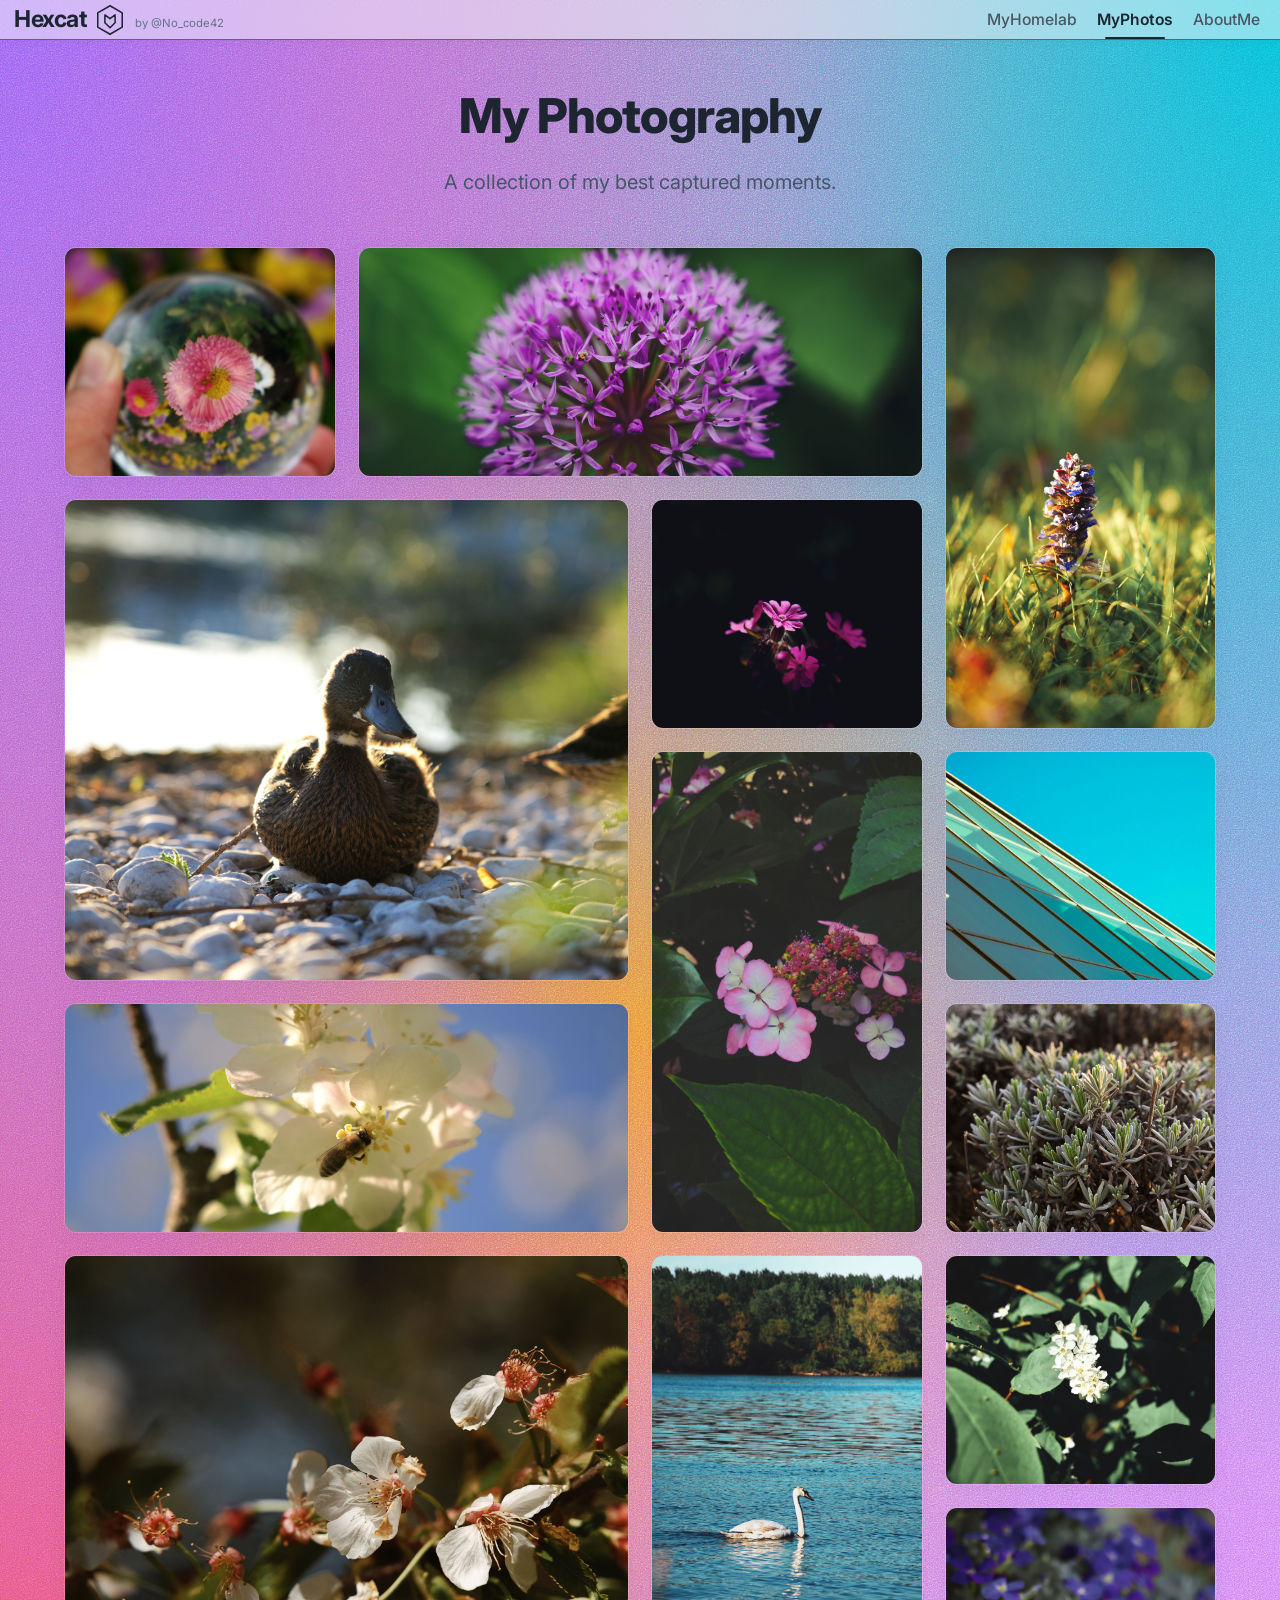
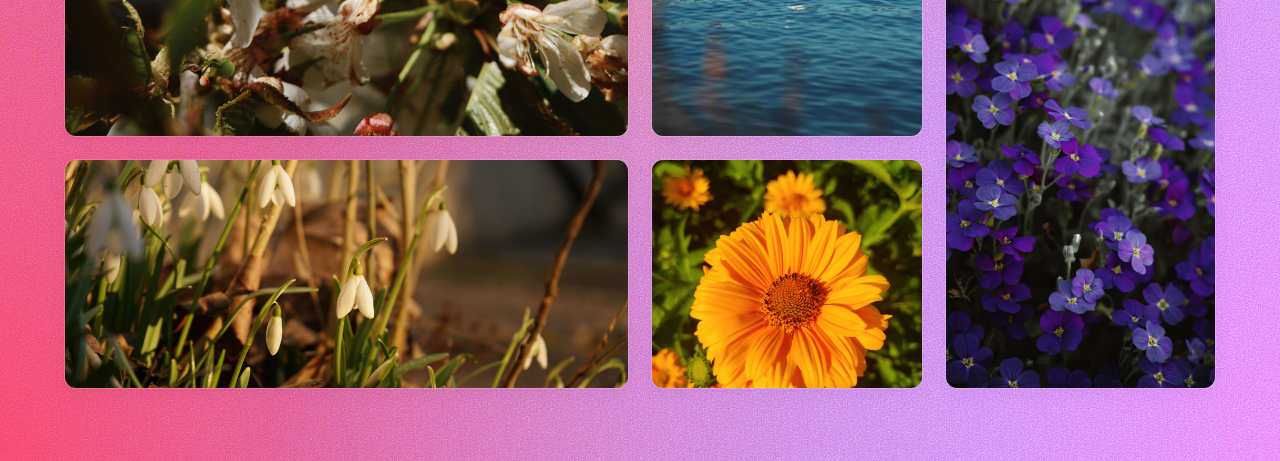
<file: pages/photos.html>
<!DOCTYPE html>
<html lang="en">
<head>
    <meta charset="UTF-8">
    <meta name="viewport" content="width=device-width, initial-scale=1.0">
    <link rel="icon" type="image/svg+xml" href="../img/icons/cat-isolated.svg">
    <link rel="stylesheet" href="../style/style.css">
    <title>MyPhotos - hexcat.at</title>
</head>
<body>
    <header>
        <div class="header-left">
            <a href="../index.html" id="logo">
                <h1>Hexcat</h1>
                <svg viewBox="0 0 100 100" xmlns="http://www.w3.org/2000/svg">
                    <polygon points="50,8 86,29 86,71 50,92 14,71 14,29"
                             fill="none"
                             stroke="#1D2530"
                             stroke-width="4.5"
                             stroke-linejoin="round" />

                    <path d="M 35,35
                                 L 50,46
                                 L 65,35
                                 L 65,58
                                 L 50,73
                                 L 35,58
                                 Z"
                          fill="none"
                          stroke="#1D2530"
                          stroke-width="4.5"
                          stroke-linecap="round"
                          stroke-linejoin="round" />
                </svg>
            </a>
            <a href="https://www.instagram.com/no_code42/" class="by-tag" target="_blank"><sub>by @No_code42</sub></a>
        </div>
        <nav>
            <a href="homelab.html">MyHomelab</a>
            <a href="#top" class="nav-active">MyPhotos</a>
            <a href="about.html">AboutMe</a>
        </nav>
    </header>
    <main id="photos">
        <div class="photo-intro">
            <h1>My Photography</h1>
            <p>A collection of my best captured moments.</p>
        </div>
        <div class="photo-grid">
            <div class="photo-item">
                <img src="../img/gallery/655830919_web.jpg" alt="Shot 1">
            </div>

            <div class="photo-item wide">
                <img src="../img/gallery/DSC03541_web.jpg" alt="Shot 2">
            </div>

            <div class="photo-item tall">
                <img src="../img/gallery/DSC03346_web.jpg" alt="Shot 3">
            </div>

            <div class="photo-item big">
                <img src="../img/gallery/DSC03756_web.jpg" alt="Shot 4">
            </div>

            <div class="photo-item">
                <img src="../img/gallery/DSC03475_web.jpg" alt="Shot 5">
            </div>

            <div class="photo-item tall">
                <img src="../img/gallery/IMG_20250309_175554_web.jpg" alt="Shot 6">
            </div>

            <div class="photo-item wide">
                <img src="../img/gallery/DSC03416_web.jpg" alt="Shot 7">
            </div>

            <div class="photo-item">
                <img src="../img/gallery/64274376_web.jpg" alt="Shot 8">
            </div>

            <div class="photo-item big">
                <img src="../img/gallery/DSC03487_web.jpg" alt="Shot 9">
            </div>

            <div class="photo-item">
                <img src="../img/gallery/DSC03000_web.jpg" alt="Shot 10">
            </div>

            <div class="photo-item tall">
                <img src="../img/gallery/DSC03520_web.jpg" alt="Shot 11">
            </div>

            <div class="photo-item wide">
                <img src="../img/gallery/DSC02561_web.jpg" alt="Shot 12">
            </div>

            <div class="photo-item">
                <img src="../img/gallery/DSC03494_web.jpg" alt="Shot 13">
            </div>

            <div class="photo-item tall">
                <img src="../img/gallery/DSC03496_web.jpg" alt="Shot 14">
            </div>

            <div class="photo-item">
                <img src="../img/gallery/DSC03757_web.jpg" alt="Shot 15">
            </div>
        </div>
    </main>
</body>
</html>
</file>
<file: style/style.css>
@import url('https://fonts.googleapis.com/css2?family=Inter:ital,opsz,wght@0,14..32,100..900;1,14..32,100..900&display=swap');

@view-transition {
    navigation: auto;
}

:root {
    --color-bg: #f8fafc;
    --color-text-main: #1D2530;
    --color-text-secondary: #334155;
    --color-text-muted: #475569;
    --color-text-subtle: #64748B;
    --color-primary: #8b5cf6;
    --color-primary-dark: #7c3aed;
    --color-accent: #06b6d4;
    --glass-bg: rgba(255, 255, 255, 0.35);
    --glass-bg-hover: rgba(255, 255, 255, 0.55);
    --glass-border: rgba(255, 255, 255, 0.45);
    --glass-shadow: 0 8px 32px rgba(0, 0, 0, 0.08);
    --radius-sm: 8px;
    --radius-md: 14px;
    --radius-lg: 20px;
    --radius-full: 9999px;
    --transition-base: 0.25s cubic-bezier(0.2, 0.8, 0.2, 1);
}

*, *::before, *::after {
    box-sizing: border-box;
    margin: 0;
    padding: 0;
}

html {
    scroll-behavior: smooth;
}

body {
    font-family: Inter, system-ui, -apple-system, BlinkMacSystemFont, "Segoe UI", Roboto, sans-serif;
    color: #1D2530;
    min-height: 100vh;
    background-color: #f8fafc;
    background-image:
        url("../img/bg/noise.svg"),
        radial-gradient(at 0% 0%, #8b5cf6 0px, transparent 55%),
        radial-gradient(at 100% 0%, #06b6d4 0px, transparent 50%),
        radial-gradient(at 100% 100%, #e879f9 0px, transparent 55%),
        radial-gradient(at 0% 100%, #f43f5e 0px, transparent 55%),
        radial-gradient(at 50% 50%, #f59e0b 0px, transparent 55%),
        linear-gradient(135deg, #fb7185 0%, #818cf8 100%);
    background-size: 180px 180px, 100% 100%, 100% 100%, 100% 100%, 100% 100%, 100% 100%, 100% 100%;
    background-repeat: repeat, no-repeat, no-repeat, no-repeat, no-repeat, no-repeat, no-repeat;
    background-blend-mode: overlay, normal, normal, normal, normal, normal, normal;
    line-height: 1.5;
    -webkit-font-smoothing: antialiased;
}

/* --- ACCESSIBILITY: SKIP LINK & FOCUS INDICATORS --- */
.skip-link {
    position: absolute;
    top: -120px;
    left: 20px;
    background: #1D2530;
    color: #ffffff;
    padding: 10px 18px;
    border-radius: 8px;
    font-weight: 600;
    font-size: 0.95rem;
    z-index: 9999;
    text-decoration: none;
    box-shadow: 0 8px 24px rgba(0, 0, 0, 0.2);
    transition: top 0.2s ease-in-out;
}

.skip-link:focus,
.skip-link:focus-visible {
    top: 12px;
    outline: 2px solid #8b5cf6;
    outline-offset: 3px;
}

:focus-visible {
    outline: 2px solid #7c3aed;
    outline-offset: 3px;
    border-radius: 4px;
}

/* --- TYPOGRAPHY BEST PRACTICES --- */
h1, h2, h3, h4, h5, h6 {
    text-wrap: balance;
    letter-spacing: -0.02em;
    color: #1D2530;
}

p, li {
    text-wrap: pretty;
}

/* --- HEADER --- */
header {
    position: fixed;
    width: 100%;
    z-index: 99;
    top: 0;
    left: 0;
    padding: 0 14px;
    display: flex;
    height: 40px;
    justify-content: space-between;
    align-items: center;
    border-bottom: 1px solid rgb(0 0 0 / 0.5);
    background-color: rgb(248 250 252 / 0.52);
    backdrop-filter: blur(14px);
    -webkit-backdrop-filter: blur(14px);
    box-shadow: 0 2px 12px rgba(0, 0, 0, 0.03);
    transition: background-color 0.25s ease, border-color 0.25s ease;
}

header a {
    color: #1D2530;
    text-decoration: none;
}

.header-left {
    display: flex;
    align-items: center;
    gap: 8px;
}

.by-tag {
    font-size: 0.85rem;
    color: #64748B;
    transition: color 0.2s ease;
}

.by-tag:hover {
    color: #1D2530;
}

#logo {
    display: flex;
    align-items: center;
    gap: 6px;
    min-height: 44px;
}

#logo h1 {
    font-size: 1.45rem;
    font-weight: 700;
}

#logo svg {
    width: 34px;
    height: 34px;
    fill: none;
    stroke: #1D2530;
    stroke-width: 2.2;
    stroke-linejoin: round;
    transition: transform 0.3s cubic-bezier(0.2, 0.8, 0.2, 1);
}

#logo:hover svg {
    transform: rotate(10deg) scale(1.05);
}

nav {
    display: flex;
    align-items: center;
    gap: 8px;
}

nav a {
    color: #4B5563;
    text-decoration: none;
    font-weight: 500;
    font-size: 0.98rem;
    position: relative;
    display: inline-flex;
    align-items: center;
    min-height: 44px;
    padding: 14px 6px;
    border-radius: 8px;
    transition: color 0.2s ease, background-color 0.2s ease;
}

nav a::after {
    content: '';
    position: absolute;
    bottom: 6px;
    left: 14px;
    right: 14px;
    height: 2px;
    background-color: #1D2530;
    border-radius: 2px;
    transition: transform 0.25s ease-out, opacity 0.25s ease-out;
    transform: scaleX(0);
    opacity: 0;
}

nav a:hover {
    color: #1D2530;
    /*background-color: rgba(255, 255, 255, 0.4);*/
}

nav a:hover::after {
    transform: scaleX(1);
    opacity: 1;
}

.nav-active {
    color: #1D2530 !important;
    font-weight: 600 !important;
}

.nav-active::after {
    transform: scaleX(1) !important;
    opacity: 1 !important;
}

.menu-toggle, .menu-icon {
    display: none;
}

/* --- MOBILE NAVIGATION --- */
@media (max-width: 900px) {
    header {
        padding: 0 18px;
    }

    .header-left {
        position: relative;
        z-index: 101;
    }

    #logo h1 {
        font-size: 1.35rem;
    }

    #logo svg {
        width: 30px;
        height: 30px;
    }

    .menu-icon {
        display: flex;
        flex-direction: column;
        justify-content: center;
        gap: 5px;
        width: 44px;
        height: 44px;
        padding: 10px;
        cursor: pointer;
        position: relative;
        z-index: 101;
        border-radius: 8px;
        background: transparent;
        transition: transform 0.2s ease;
    }

    .menu-icon:hover {
        /*background: rgba(255, 255, 255, 0.5);*/
        transform: rotateZ(90deg);
    }

    .menu-icon span {
        display: block;
        height: 2px;
        width: 100%;
        background-color: #1D2530;
        border-radius: 2px;
        transition: transform 0.3s cubic-bezier(0.2, 0.8, 0.2, 1), opacity 0.2s ease;
    }

    .menu-toggle:focus-visible + .menu-icon {
        outline: 2px solid #7c3aed;
        outline-offset: 2px;
    }

    nav {
        position: fixed;
        top: 0;
        left: 0;
        width: 100%;
        height: 100vh;
        background-color: rgba(248, 250, 252, 0.95);
        backdrop-filter: blur(16px);
        -webkit-backdrop-filter: blur(16px);
        display: flex;
        flex-direction: column;
        align-items: center;
        justify-content: center;
        gap: 25px;
        padding: 80px 20px 40px;
        transform: translateY(-100%);
        transition: transform 0.35s cubic-bezier(0.2, 0.8, 0.2, 1);
        z-index: 98;
        border-bottom: 1px solid rgba(255, 255, 255, 0.6);
    }

    nav a {
        font-size: 1.35rem;
        padding: 12px 24px;
    }

    .menu-toggle:checked ~ nav {
        transform: translateY(0);
    }

    .menu-toggle:checked ~ .menu-icon span:nth-child(1) {
        transform: translateY(7px) rotate(45deg);
    }

    .menu-toggle:checked ~ .menu-icon span:nth-child(2) {
        opacity: 0;
        transform: scaleX(0);
    }

    .menu-toggle:checked ~ .menu-icon span:nth-child(3) {
        transform: translateY(-7px) rotate(-45deg);
    }
}

/* --- BUTTONS & INTERACTIVE ELEMENTS --- */
.btn {
    display: inline-flex;
    align-items: center;
    justify-content: center;
    gap: 8px;
    padding: 12px 24px;
    border-radius: var(--radius-md);
    font-weight: 600;
    font-size: 1rem;
    text-decoration: none;
    transition: transform 0.2s ease, box-shadow 0.2s ease, background-color 0.2s ease, color 0.2s ease;
    cursor: pointer;
    min-height: 44px;
}

.btn-primary {
    background: #1D2530;
    color: #ffffff;
    box-shadow: 0 4px 14px rgba(29, 37, 48, 0.22);
}

.btn-primary:hover {
    background: #0f172a;
    color: #ffffff;
    transform: translateY(-2px);
    box-shadow: 0 6px 20px rgba(29, 37, 48, 0.32);
}

.btn-secondary {
    background: rgba(255, 255, 255, 0.65);
    color: #1D2530;
    backdrop-filter: blur(10px);
    -webkit-backdrop-filter: blur(10px);
    border: 1px solid rgba(255, 255, 255, 0.85);
    box-shadow: 0 2px 10px rgba(0, 0, 0, 0.04);
}

.btn-secondary:hover {
    background: rgba(255, 255, 255, 0.95);
    color: #1D2530;
    transform: translateY(-2px);
    box-shadow: 0 6px 20px rgba(0, 0, 0, 0.08);
}

/* --- HERO SECTION --- */
#hero {
    min-height: calc(100vh - 40px);
    display: flex;
    align-items: center;
    color: #1D2530;
    padding: 90px 0 60px;
}

#hero-content {
    width: 90%;
    max-width: 1200px;
    margin: 0 auto;
    display: flex;
    align-items: center;
    justify-content: space-between;
    gap: 60px;
}

.hero-left {
    flex: 1.25;
}

.hero-badge {
    display: inline-flex;
    align-items: center;
    gap: 8px;
    padding: 6px 16px;
    border-radius: var(--radius-full);
    background: rgba(255, 255, 255, 0.65);
    backdrop-filter: blur(10px);
    -webkit-backdrop-filter: blur(10px);
    border: 1px solid rgba(255, 255, 255, 0.85);
    font-size: 0.92rem;
    font-weight: 600;
    color: #1D2530;
    margin-bottom: 22px;
    box-shadow: 0 2px 10px rgba(0, 0, 0, 0.04);
}

.hero-badge .status-dot {
    width: 8px;
    height: 8px;
    background-color: #10b981;
    border-radius: 50%;
    box-shadow: 0 0 0 3px rgba(16, 185, 129, 0.25);
}

.hero-left h1 {
    font-size: clamp(2.3rem, 5.2vw, 3.6rem);
    line-height: 1.15;
    margin-bottom: 20px;
    font-weight: 800;
    letter-spacing: -0.03em;
}

.hero-left h1 span.gradient-text {
    background: linear-gradient(135deg, #1D2530 20%, #4338ca 100%);
    -webkit-background-clip: text;
    -webkit-text-fill-color: transparent;
}

.hero-left h2 {
    font-size: clamp(1.05rem, 2vw, 1.25rem);
    font-weight: 400;
    line-height: 1.65;
    color: #334155;
    max-width: 600px;
}

.hero-actions {
    display: flex;
    flex-wrap: wrap;
    align-items: center;
    gap: 14px;
    margin-top: 30px;
}

.hero-arrow {
    margin-top: 25px;
    color: #1D2530;
    display: inline-block;
    animation: bounceDown 2s infinite cubic-bezier(0.2, 0.8, 0.2, 1);
    opacity: 0.8;
}

.hero-arrow svg {
    width: 32px;
    height: 32px;
}

@keyframes bounceRight {
    0%, 20%, 50%, 80%, 100% { transform: translateX(0); }
    40% { transform: translateX(10px); }
    60% { transform: translateX(5px); }
}

@keyframes bounceDown {
    0%, 20%, 50%, 80%, 100% { transform: translateY(0); }
    40% { transform: translateY(8px); }
    60% { transform: translateY(4px); }
}

/* HERO RIGHT (PERSONAL SPOTLIGHT CARD) */
.hero-right {
    flex: 0.9;
    background: rgba(255, 255, 255, 0.45);
    padding: 34px;
    border-radius: 20px;
    backdrop-filter: blur(16px);
    -webkit-backdrop-filter: blur(16px);
    border: 1px solid rgba(255, 255, 255, 0.7);
    box-shadow: 0 12px 36px 0 rgba(0, 0, 0, 0.08);
}

.profile-card-header {
    display: flex;
    align-items: center;
    gap: 16px;
    margin-bottom: 22px;
    padding-bottom: 18px;
    border-bottom: 1px solid rgba(29, 37, 48, 0.08);
}

.profile-avatar-svg {
    width: 48px;
    height: 48px;
    background: #1D2530;
    border-radius: 14px;
    display: flex;
    align-items: center;
    justify-content: center;
    padding: 9px;
    flex-shrink: 0;
    box-shadow: 0 4px 12px rgba(0, 0, 0, 0.15);
}

.profile-avatar-svg svg {
    width: 100%;
    height: 100%;
    stroke: #ffffff;
}

.profile-card-header h3 {
    font-size: 1.25rem;
    font-weight: 700;
    margin: 0 0 2px 0;
}

.profile-card-header p {
    font-size: 0.88rem;
    color: #64748B;
    margin: 0;
}

.service-links {
    list-style: none;
    display: flex;
    flex-direction: column;
    gap: 12px;
}

.service-links a {
    display: flex;
    align-items: center;
    justify-content: space-between;
    color: #1D2530;
    text-decoration: none;
    font-size: 1.02rem;
    font-weight: 500;
    padding: 14px 18px;
    background: rgba(255, 255, 255, 0.55);
    border-radius: 12px;
    transition: all 0.25s ease;
    border: 1px solid rgba(255, 255, 255, 0.75);
}

.service-links a span.link-title {
    display: flex;
    align-items: center;
    gap: 10px;
    font-weight: 600;
}

.service-links a span.link-arrow {
    color: #64748B;
    font-size: 1.15rem;
    transition: transform 0.2s ease, color 0.2s ease;
}

.service-links a:hover {
    background: rgba(255, 255, 255, 0.9);
    transform: translateY(-3px);
    box-shadow: 0 6px 18px rgba(0, 0, 0, 0.06);
}

.service-links a:hover span.link-arrow {
    transform: translateX(4px);
    color: #1D2530;
}

.hero-contact-strip {
    margin-top: 22px;
    padding-top: 18px;
    border-top: 1px solid rgba(29, 37, 48, 0.08);
    display: flex;
    align-items: center;
    justify-content: space-between;
    font-size: 0.9rem;
    color: #64748B;
}

.hero-contact-strip a {
    color: #1D2530;
    font-weight: 600;
    text-decoration: none;
    transition: color 0.2s ease;
}

.hero-contact-strip a:hover {
    color: #7c3aed;
}

/* --- HOME SECTIONS: FOCUS & OVERVIEW --- */
.home-section {
    width: 90%;
    max-width: 1200px;
    margin: 0 auto 90px auto;
}

.section-header {
    text-align: center;
    margin-bottom: 46px;
}

.section-header .section-tag {
    display: inline-block;
    font-size: 0.85rem;
    font-weight: 700;
    text-transform: uppercase;
    letter-spacing: 0.08em;
    color: #7c3aed;
    margin-bottom: 8px;
}

.section-header h2 {
    font-size: clamp(1.8rem, 3.5vw, 2.5rem);
    font-weight: 800;
    margin-bottom: 12px;
}

.section-header p {
    font-size: 1.12rem;
    color: #475569;
    max-width: 620px;
    margin: 0 auto;
}

/* FOCUS GRID */
.focus-grid {
    display: grid;
    grid-template-columns: repeat(auto-fit, minmax(310px, 1fr));
    gap: 28px;
}

.focus-card {
    background: rgba(255, 255, 255, 0.4);
    backdrop-filter: blur(14px);
    -webkit-backdrop-filter: blur(14px);
    border: 1px solid rgba(255, 255, 255, 0.65);
    border-radius: 18px;
    padding: 34px 28px;
    display: flex;
    flex-direction: column;
    justify-content: space-between;
    box-shadow: 0 6px 24px rgba(0, 0, 0, 0.05);
    transition: transform 0.3s cubic-bezier(0.2, 0.8, 0.2, 1), background-color 0.3s ease, box-shadow 0.3s ease;
}

.focus-card:hover {
    transform: translateY(-6px);
    background: rgba(255, 255, 255, 0.65);
    box-shadow: 0 16px 36px rgba(0, 0, 0, 0.09);
}

.focus-card-body {
    margin-bottom: 24px;
}

.focus-card-badge {
    display: inline-block;
    font-size: 0.78rem;
    font-weight: 700;
    text-transform: uppercase;
    letter-spacing: 0.06em;
    padding: 4px 12px;
    border-radius: var(--radius-full);
    margin-bottom: 14px;
}

.focus-card-badge.photo { background: #e0f2fe; color: #0284c7; }
.focus-card-badge.web { background: #f3e8ff; color: #7c3aed; }
.focus-card-badge.infra { background: #dcfce7; color: #16a34a; }

.focus-card h3 {
    font-size: 1.35rem;
    font-weight: 700;
    margin-bottom: 12px;
}

.focus-card p {
    font-size: 1.02rem;
    color: #334155;
    line-height: 1.6;
}

.focus-card-link {
    display: inline-flex;
    align-items: center;
    gap: 8px;
    font-weight: 600;
    font-size: 0.98rem;
    color: #1D2530;
    text-decoration: none;
    transition: gap 0.2s ease, color 0.2s ease;
    align-self: flex-start;
}

.focus-card-link:hover {
    color: #7c3aed;
    gap: 12px;
}

/* PREVIEW GALLERY GRID */
.preview-gallery-grid {
    display: grid;
    grid-template-columns: repeat(auto-fit, minmax(280px, 1fr));
    gap: 22px;
    margin-bottom: 30px;
}

.preview-photo-card {
    position: relative;
    border-radius: 16px;
    overflow: hidden;
    height: 300px;
    background: rgba(255, 255, 255, 0.1);
    box-shadow: 0 6px 24px rgba(0, 0, 0, 0.06);
    border: 1px solid rgba(255, 255, 255, 0.4);
}

.preview-photo-card img {
    width: 100%;
    height: 100%;
    object-fit: cover;
    display: block;
    transition: transform 0.4s cubic-bezier(0.2, 0.8, 0.2, 1);
}

.preview-photo-card:hover img {
    transform: scale(1.05);
}

.preview-photo-caption {
    position: absolute;
    bottom: 0;
    left: 0;
    right: 0;
    padding: 20px 18px 14px;
    background: linear-gradient(to top, rgba(0, 0, 0, 0.8) 0%, rgba(0, 0, 0, 0) 100%);
    color: #ffffff;
    font-size: 0.92rem;
    font-weight: 500;
}

.gallery-action-wrapper {
    text-align: center;
    margin-top: 15px;
}

/* ABOUT TEASER */
.home-about-teaser {
    background: rgba(255, 255, 255, 0.45);
    backdrop-filter: blur(16px);
    -webkit-backdrop-filter: blur(16px);
    border: 1px solid rgba(255, 255, 255, 0.7);
    border-radius: 20px;
    padding: 44px 38px;
    display: flex;
    flex-direction: row;
    align-items: center;
    justify-content: space-between;
    gap: 40px;
    box-shadow: 0 8px 32px rgba(0, 0, 0, 0.06);
}

.about-teaser-content {
    flex: 1.4;
}

.about-teaser-content h2 {
    font-size: clamp(1.6rem, 3vw, 2.2rem);
    font-weight: 800;
    margin-bottom: 14px;
}

.about-teaser-content p {
    font-size: 1.05rem;
    line-height: 1.65;
    color: #334155;
    margin-bottom: 22px;
}

.about-teaser-stats {
    flex: 1;
    display: grid;
    grid-template-columns: repeat(2, 1fr);
    gap: 16px;
}

.stat-box {
    background: rgba(255, 255, 255, 0.6);
    border: 1px solid rgba(255, 255, 255, 0.8);
    border-radius: 14px;
    padding: 18px;
    text-align: center;
}

.stat-box .stat-number {
    display: block;
    font-size: 1.6rem;
    font-weight: 800;
    color: #1D2530;
    margin-bottom: 4px;
}

.stat-box .stat-label {
    font-size: 0.86rem;
    color: #64748B;
    font-weight: 600;
}

/* SITE FOOTER */
.site-footer {
    width: 100%;
    background: rgba(248, 250, 252, 0.75);
    backdrop-filter: blur(16px);
    -webkit-backdrop-filter: blur(16px);
    border-top: 1px solid rgba(0, 0, 0, 0.08);
    padding: 45px 20px 35px;
    margin-top: 80px;
}

.site-footer-content {
    max-width: 1200px;
    width: 90%;
    margin: 0 auto;
    display: flex;
    flex-wrap: wrap;
    justify-content: space-between;
    align-items: center;
    gap: 28px;
}

.footer-brand {
    display: flex;
    flex-direction: column;
    gap: 6px;
}

.footer-brand a.footer-logo {
    display: flex;
    align-items: center;
    gap: 8px;
    font-weight: 800;
    font-size: 1.2rem;
    color: #1D2530;
    text-decoration: none;
}

.footer-brand a.footer-logo svg {
    width: 26px;
    height: 26px;
    stroke: #1D2530;
}

.footer-brand p {
    font-size: 0.88rem;
    color: #64748B;
}

.footer-nav {
    display: flex;
    flex-wrap: wrap;
    gap: 22px;
}

.footer-nav a, .footer-links a {
    color: #475569;
    text-decoration: none;
    font-size: 0.95rem;
    font-weight: 500;
    transition: color 0.2s ease;
}

.footer-nav a:hover, .footer-links a:hover {
    color: #1D2530;
}

.footer-links {
    display: flex;
    align-items: center;
    gap: 20px;
}

.footer-bottom {
    max-width: 1200px;
    width: 90%;
    margin: 25px auto 0 auto;
    padding-top: 20px;
    border-top: 1px solid rgba(0, 0, 0, 0.06);
    display: flex;
    flex-wrap: wrap;
    justify-content: space-between;
    align-items: center;
    gap: 12px;
    font-size: 0.85rem;
    color: #64748B;
}

.footer-bottom a {
    color: #64748B;
    text-decoration: none;
    transition: color 0.2s ease;
}

.footer-bottom a:hover {
    color: #1D2530;
}

@media (max-width: 900px) {
    #hero {
        padding-top: 90px;
        min-height: auto;
    }

    #hero-content {
        flex-direction: column;
        gap: 45px;
        text-align: center;
        padding: 30px 0;
    }

    .hero-badge {
        margin: 0 auto 20px auto;
    }

    .hero-left h2 {
        margin: 0 auto;
    }

    .hero-actions {
        justify-content: center;
    }

    .hero-arrow {
        margin-top: 20px;
    }

    .hero-right {
        width: 100%;
        max-width: 520px;
        padding: 28px;
    }

    .home-about-teaser {
        flex-direction: column;
        text-align: center;
        padding: 32px 24px;
        gap: 30px;
    }

    .about-teaser-stats {
        width: 100%;
    }

    .site-footer-content {
        flex-direction: column;
        text-align: center;
        gap: 24px;
    }

    .footer-brand {
        align-items: center;
    }

    .footer-nav {
        justify-content: center;
    }

    .footer-bottom {
        flex-direction: column;
        text-align: center;
    }
}

/* --- ABOUT PAGE --- */
#about {
    min-height: 100vh;
    width: 90%;
    max-width: 1200px;
    margin: 80px auto 40px auto;
    display: flex;
    flex-direction: column;
    align-items: center;
    color: #1D2530;
}

.about-row {
    display: flex;
    flex-direction: row;
    align-items: center;
    justify-content: space-between;
    gap: 60px;
    margin-bottom: 8vh;
    width: 100%;
}

.about-row-left, .about-row-right {
    flex: 1.2;
}

.about-row-left img, .about-row-right img {
    max-width: 40vh;
    overflow: hidden;
    border-radius: 12px;
    background-color: rgba(255, 255, 255, 0.05);
    border: 1px solid rgba(255, 255, 255, 0.1);
    box-shadow: 0 4px 20px rgba(0, 0, 0, 0.05);
    display: block;
}

.about-row h1 {
    font-size: clamp(2rem, 4vw, 2.6rem);
    font-weight: 800;
    line-height: 1.2;
    margin-bottom: 20px;
}

.about-row h2 {
    font-size: clamp(1.3rem, 2.5vw, 1.6rem);
    font-weight: 700;
    line-height: 1.3;
    margin-bottom: 15px;
    color: #1E293B;
}

.about-row h3 {
    font-size: 1.15rem;
    font-weight: 600;
    color: #475569;
    margin-bottom: 15px;
}

.about-row p {
    font-size: 1.05rem;
    line-height: 1.65;
    color: #334155;
    margin-bottom: 16px;
}

.about-row ul {
    list-style-position: inside;
    margin-bottom: 20px;
}

.about-row li {
    font-size: 1.05rem;
    color: #334155;
    margin-bottom: 8px;
    line-height: 1.5;
}

/* Call to Action Button */
.about-cta {
    text-align: center;
    margin: 4vh 0 8vh 0;
    font-size: 1.25rem;
    font-weight: 500;
}

.about-cta a {
    color: #1D2530;
    text-decoration: none;
    font-weight: 700;
    border-bottom: 2px solid #65758B;
    transition: color 0.2s ease, border-color 0.2s ease;
    padding-bottom: 2px;
}

.about-cta a:hover {
    color: #65758B;
    border-color: #1D2530;
}


@media (max-width: 900px) {
    #about {
        margin-top: 80px;
        padding-bottom: 40px;
    }

    .about-row {
        flex-direction: column;
        gap: 35px;
        margin-bottom: 6vh;
        text-align: center;
    }

    .about-row:nth-of-type(2) {
        flex-direction: column-reverse;
    }

    .about-row-left, .about-row-right {
        width: 100%;
    }

    .about-row-left img, .about-row-right img {
        max-width: 100%;
        width: 280px;
        height: auto;
        max-height: 35vh;
        object-fit: cover;
        margin: 0 auto;
    }

    .about-row ul {
        display: inline-block;
        text-align: left;
        margin: 0 auto 20px auto;
    }
}

/* --- PHOTO PAGE --- */
#photos {
    min-height: 100vh;
    width: 90%;
    max-width: 1200px;
    margin: 80px auto 40px auto;
    color: #1D2530;
}

.photo-intro {
    text-align: center;
    margin-bottom: 50px;
}

.photo-intro h1 {
    font-size: clamp(2.2rem, 5vw, 3rem);
    font-weight: 800;
    margin-bottom: 15px;
}

.photo-intro p {
    font-size: clamp(1.05rem, 2vw, 1.25rem);
    color: #475569;
}

.photo-grid {
    display: grid;
    grid-template-columns: repeat(auto-fill, minmax(250px, 1fr));
    grid-auto-rows: 230px;
    gap: 22px;
    grid-auto-flow: dense;
    margin-bottom: 8vh;
}

.photo-item {
    position: relative;
    overflow: hidden;
    border-radius: 12px;
    background-color: rgba(255, 255, 255, 0.05);
    border: 1px solid rgba(255, 255, 255, 0.1);
    box-shadow: 0 4px 20px rgba(0, 0, 0, 0.05);
}

.photo-item img {
    width: 100%;
    height: 100%;
    object-fit: cover;
    display: block;
    transition: transform 0.4s cubic-bezier(0.25, 1, 0.5, 1);
}

.photo-item:hover img {
    transform: scale(1.04);
}

@media (min-width: 600px) {
    .photo-item.wide { grid-column: span 2; }
    .photo-item.tall { grid-row: span 2; }
    .photo-item.big {
        grid-column: span 2;
        grid-row: span 2;
    }
}

@media (max-width: 600px) {
    .photo-grid {
        grid-template-columns: 1fr;
        grid-auto-rows: 280px;
    }
}

/* --- HOMELAB SECTION --- */
#homelab {
    width: 90%;
    max-width: 1200px;
    margin: 80px auto 40px auto;
    color: #1D2530;
}

.homelab-intro {
    text-align: center;
    margin-bottom: 60px;
}

.homelab-intro h1 {
    font-size: clamp(2.2rem, 5vw, 3rem);
    font-weight: 800;
    margin-bottom: 15px;
}

.homelab-intro p {
    font-size: clamp(1.05rem, 2vw, 1.25rem);
    color: #475569;
    max-width: 650px;
    margin: 0 auto;
}

/* HARDWARE SECTION */
.hardware-section {
    display: flex;
    flex-direction: row;
    gap: 60px;
    align-items: center;
    margin-bottom: 10vh;
}

.hardware-visual, .hardware-specs {
    flex: 1;
}

.hardware-visual {
    background: rgba(255, 255, 255, 0.1);
    backdrop-filter: blur(16px);
    -webkit-backdrop-filter: blur(16px);
    border: 1px solid rgba(255, 255, 255, 0.25);
    border-radius: 20px;
    padding: 16px;
    box-shadow: 0 20px 40px rgba(0, 0, 0, 0.12),
                0 1px 3px rgba(0, 0, 0, 0.05);
    transition: transform 0.4s cubic-bezier(0.25, 1, 0.5, 1),
                box-shadow 0.4s cubic-bezier(0.25, 1, 0.5, 1);
    display: flex;
    align-items: center;
    justify-content: center;
}

.hardware-visual:hover {
    transform: translateY(-6px);
    box-shadow: 0 30px 60px rgba(0, 0, 0, 0.18),
                0 2px 8px rgba(0, 0, 0, 0.08);
}

.hardware-visual img {
    width: 100%;
    height: auto;
    max-height: 480px;
    object-fit: contain;
    border-radius: 12px;
    display: block;
}

.hardware-specs h2 {
    font-size: clamp(1.8rem, 3vw, 2.3rem);
    font-weight: 700;
    margin-bottom: 12px;
}

.hardware-specs > p {
    font-size: 1.1rem;
    color: #475569;
    margin-bottom: 28px;
}

.spec-item {
    display: flex;
    flex-direction: row;
    gap: 20px;
    margin-bottom: 25px;
    background: rgba(255, 255, 255, 0.4);
    backdrop-filter: blur(12px);
    -webkit-backdrop-filter: blur(12px);
    padding: 20px;
    border-radius: 12px;
    border: 1px solid rgba(255, 255, 255, 0.5);
    transition: transform 0.2s ease, background-color 0.2s ease;
}

.spec-item:hover {
    background: rgba(255, 255, 255, 0.55);
    transform: translateX(4px);
}

.spec-item h3 {
    font-size: 1.15rem;
    font-weight: 600;
    margin-bottom: 6px;
}

.spec-item p {
    font-size: 0.98rem;
    color: #334155;
    line-height: 1.5;
}

/* SOFTWARE SECTION */
.software-section h2 {
    font-size: clamp(1.8rem, 3vw, 2.3rem);
    font-weight: 700;
    text-align: center;
    margin-bottom: 10px;
}

.software-section .section-desc {
    text-align: center;
    font-size: 1.1rem;
    color: #475569;
    margin-bottom: 36px;
}

.software-grid {
    display: grid;
    grid-template-columns: repeat(auto-fill, minmax(320px, 1fr));
    gap: 24px;
    margin-bottom: 8vh;
}

.software-card {
    background: rgba(255, 255, 255, 0.2);
    backdrop-filter: blur(8px);
    -webkit-backdrop-filter: blur(8px);
    border: 1px solid rgba(255, 255, 255, 0.2);
    padding: 25px;
    border-radius: 14px;
    box-shadow: 0 4px 20px rgba(0, 0, 0, 0.05);
    transition: transform 0.3s ease, background 0.3s ease;
}

.software-card:hover {
    transform: translateY(-5px);
    background: rgba(255, 255, 255, 0.4);
}

/* PROJECT CARD */
.project-card {
    background: rgba(255, 255, 255, 0.2);
    backdrop-filter: blur(8px);
    -webkit-backdrop-filter: blur(8px);
    border: 1px solid rgba(255, 255, 255, 0.2);
    padding: 20px;
    border-radius: 12px;
    box-shadow: 0 4px 20px rgba(0, 0, 0, 0.05);
    transition: transform 0.3s ease, background 0.3s ease;
    margin-bottom: 20px;
}
.project-card:hover {
    transform: translateY(-5px);
    background: rgba(255, 255, 255, 0.4);
}

.card-header {
    display: flex;
    justify-content: space-between;
    align-items: center;
    margin-bottom: 14px;
}

.card-header h3 {
    font-size: 1.25rem;
    font-weight: 700;
}

.badge {
    font-size: 0.75rem;
    font-weight: 700;
    padding: 4px 10px;
    border-radius: 20px;
    text-transform: uppercase;
    letter-spacing: 0.05em;
}

.badge.media { background: #E0F2FE; color: #0369A1; }
.badge.storage { background: #DCFCE7; color: #15803D; }
.badge.network { background: #FEE2E2; color: #B91C1C; }
.badge.core { background: #F3E8FF; color: #6B21A8; }

.software-card p {
    font-size: 0.98rem;
    color: #334155;
    line-height: 1.6;
}


@media (max-width: 900px) {
    .hardware-section {
        flex-direction: column;
        gap: 40px;
    }

    .hardware-visual, .hardware-specs {
        width: 100%;
    }

    .hardware-visual img {
        max-height: 350px;
    }
}

/* --- REFERENCES PAGE --- */
#references {
    min-height: 100vh;
    width: 90%;
    max-width: 1200px;
    margin: 80px auto 40px auto;
    color: #1D2530;
}

.references-intro {
    text-align: center;
    margin-bottom: 50px;
}

.card-header a{
    text-decoration: none;
    border-bottom: #4B5563 2px solid;
}

/* --- ACCESSIBILITY: PREFERS REDUCED MOTION --- */
@media (prefers-reduced-motion: reduce) {
    html {
        scroll-behavior: auto;
    }

    .hero-arrow {
        animation: none;
    }

    .photo-item img,
    .photo-item,
    .preview-photo-card img,
    .focus-card,
    .btn,
    .hardware-visual,
    .software-card,
    .service-links a,
    .service-links a::after,
    .spec-item,
    #logo svg,
    nav a::after {
        transition: none !important;
        animation: none !important;
        transform: none !important;
    }
}
</file>
